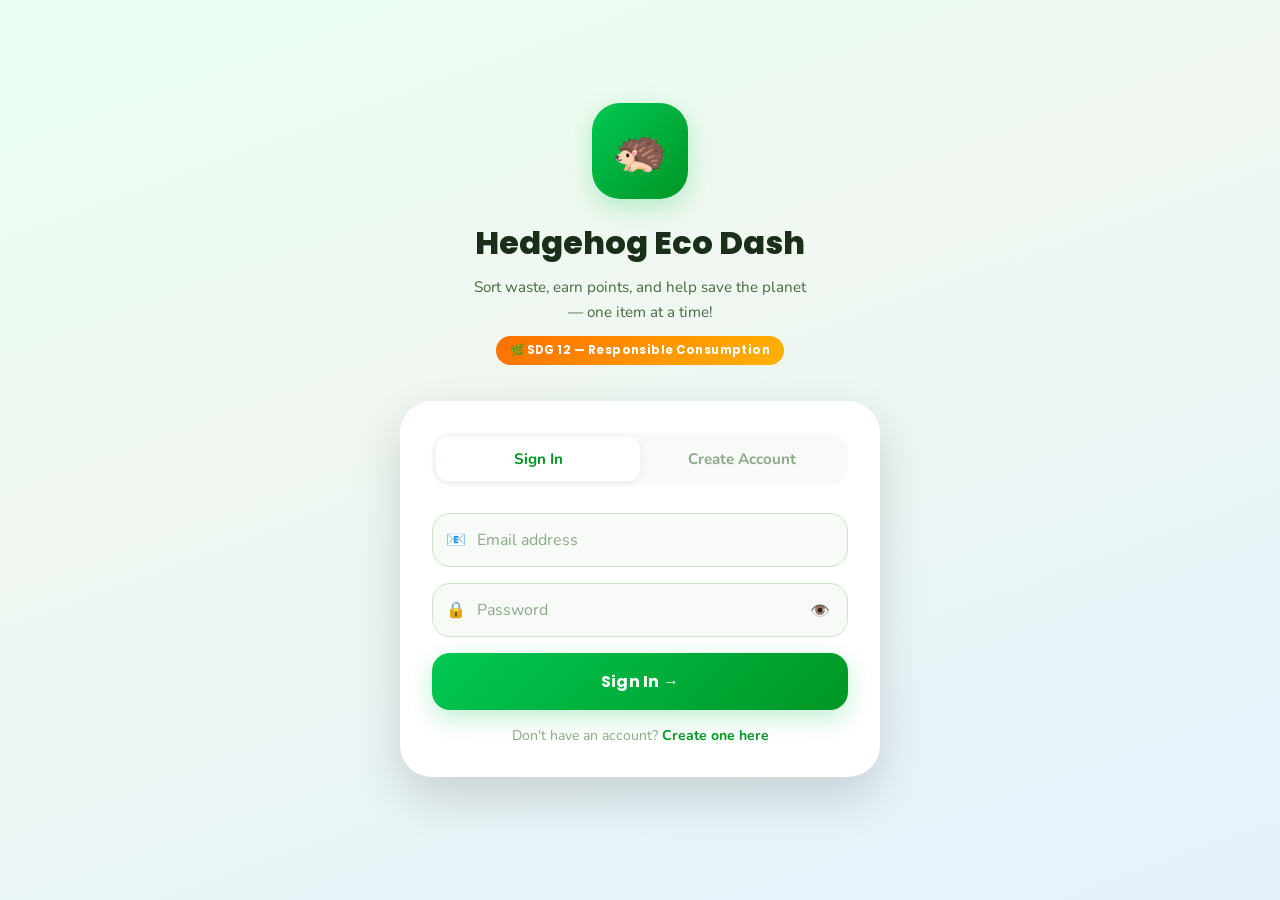
<file: index.html>
<!DOCTYPE html>
<html lang="en">
<head>
  <meta charset="UTF-8">
  <meta name="viewport" content="width=device-width, initial-scale=1.0">
  <title>Hedgehog Eco Dash — Welcome</title>
  <link rel="stylesheet" href="style.css">
</head>
<body>
<div class="app-shell">
  <div id="authScreen" class="screen active auth-screen">

    <div class="auth-hero">
      <div class="auth-logo">🦔</div>
      <h1>Hedgehog Eco Dash</h1>
      <p>Sort waste, earn points, and help save the planet — one item at a time!</p>
      <div class="sdg-badge">🌿 SDG 12 — Responsible Consumption</div>
    </div>

    <div class="auth-card">
      <div class="auth-tabs">
        <button class="auth-tab active" id="tabSignIn" onclick="switchTab('signin')">Sign In</button>
        <button class="auth-tab" id="tabSignUp" onclick="switchTab('signup')">Create Account</button>
      </div>

      <!-- Sign In Form -->
      <div id="signInForm" class="auth-form active">
        <div class="input-group">
          <span class="input-icon">📧</span>
          <input type="email" placeholder="Email address" id="signInEmail" autocomplete="email">
        </div>
        <div class="input-group">
          <span class="input-icon">🔒</span>
          <input type="password" placeholder="Password" id="signInPassword" autocomplete="current-password">
          <button type="button" class="eye-btn" onclick="togglePassword('signInPassword', this)">👁️</button>
        </div>
        <button class="btn-primary" onclick="handleSignIn()">Sign In →</button>
        <p class="auth-switch">Don't have an account? <a href="#" onclick="switchTab('signup'); return false;">Create one here</a></p>
      </div>

      <!-- Sign Up Form -->
      <div id="signUpForm" class="auth-form">
        <div class="input-group">
          <span class="input-icon">👤</span>
          <input type="text" placeholder="Full Name" id="signUpFullName" autocomplete="name">
        </div>
        <div class="input-group">
          <span class="input-icon">📧</span>
          <input type="email" placeholder="Email address" id="signUpEmail" autocomplete="email">
        </div>
        <div class="input-group">
          <span class="input-icon">🏷️</span>
          <input type="text" placeholder="Username" id="signUpUsername" autocomplete="username">
        </div>
        <div class="input-group">
          <span class="input-icon">🔒</span>
          <input type="password" placeholder="Password (min 6 chars)" id="signUpPassword" autocomplete="new-password">
          <button type="button" class="eye-btn" onclick="togglePassword('signUpPassword', this)">👁️</button>
        </div>
        <div class="input-group">
          <span class="input-icon">🔒</span>
          <input type="password" placeholder="Confirm Password" id="signUpConfirmPassword" autocomplete="new-password">
          <button type="button" class="eye-btn" onclick="togglePassword('signUpConfirmPassword', this)">👁️</button>
        </div>
        <button class="btn-primary" onclick="handleSignUp()">Create Account →</button>
        <p class="auth-switch">Already have an account? <a href="#" onclick="switchTab('signin'); return false;">Sign in here</a></p>
      </div>
    </div>
  </div>

  <div id="popupOverlay" class="overlay" onclick="closePopup(event)">
    <div class="overlay-card">
      <h3></h3>
      <p></p>
      <button class="overlay-close" onclick="closePopup(event)">Close</button>
    </div>
  </div>

  <div id="fb" class="feedback-toast"></div>
</div>

<script src="app.js"></script>
<script src="settings.js"></script>
<script src="user.js"></script>
<script>
  // Redirect if already logged in
  document.addEventListener('DOMContentLoaded', function() {
    if (UserManager.isLoggedIn()) {
      window.location.href = 'home.html';
    }
  });

  function switchTab(tab) {
    const isSignIn = tab === 'signin';
    document.getElementById('tabSignIn').classList.toggle('active', isSignIn);
    document.getElementById('tabSignUp').classList.toggle('active', !isSignIn);
    document.getElementById('signInForm').classList.toggle('active', isSignIn);
    document.getElementById('signUpForm').classList.toggle('active', !isSignIn);
  }

  function togglePassword(fieldId, btn) {
    const input = document.getElementById(fieldId);
    input.type = input.type === 'password' ? 'text' : 'password';
    btn.textContent = input.type === 'password' ? '👁️' : '👁️‍🗨️';
  }

  function handleSignIn() {
    const email = document.getElementById('signInEmail').value.trim();
    const password = document.getElementById('signInPassword').value.trim();
    if (!email || !password) {
      showPopup('Missing Info', 'Please enter your email and password to sign in.');
      return;
    }
    try {
      UserManager.signIn(email, password);
      window.location.href = 'home.html';
    } catch (error) {
      showPopup('Sign In Failed', error.message);
    }
  }

  function handleSignUp() {
    const fullName  = document.getElementById('signUpFullName').value.trim();
    const email     = document.getElementById('signUpEmail').value.trim();
    const username  = document.getElementById('signUpUsername').value.trim();
    const password  = document.getElementById('signUpPassword').value.trim();
    const confirm   = document.getElementById('signUpConfirmPassword').value.trim();

    if (!fullName || !email || !username || !password || !confirm) {
      showPopup('Missing Fields', 'Please fill in all fields to create your account.');
      return;
    }
    if (password !== confirm) {
      showPopup('Password Mismatch', 'Passwords do not match. Please try again.');
      return;
    }
    if (password.length < 6) {
      showPopup('Password Too Short', 'Password must be at least 6 characters long.');
      return;
    }
    if (!/^[a-zA-Z0-9_]+$/.test(username)) {
      showPopup('Invalid Username', 'Username can only contain letters, numbers, and underscores.');
      return;
    }
    try {
      UserManager.signUp(email, password, username, fullName);
      window.location.href = 'home.html';
    } catch (error) {
      showPopup('Sign Up Failed', error.message);
    }
  }
</script>
</body>
</html>
</file>
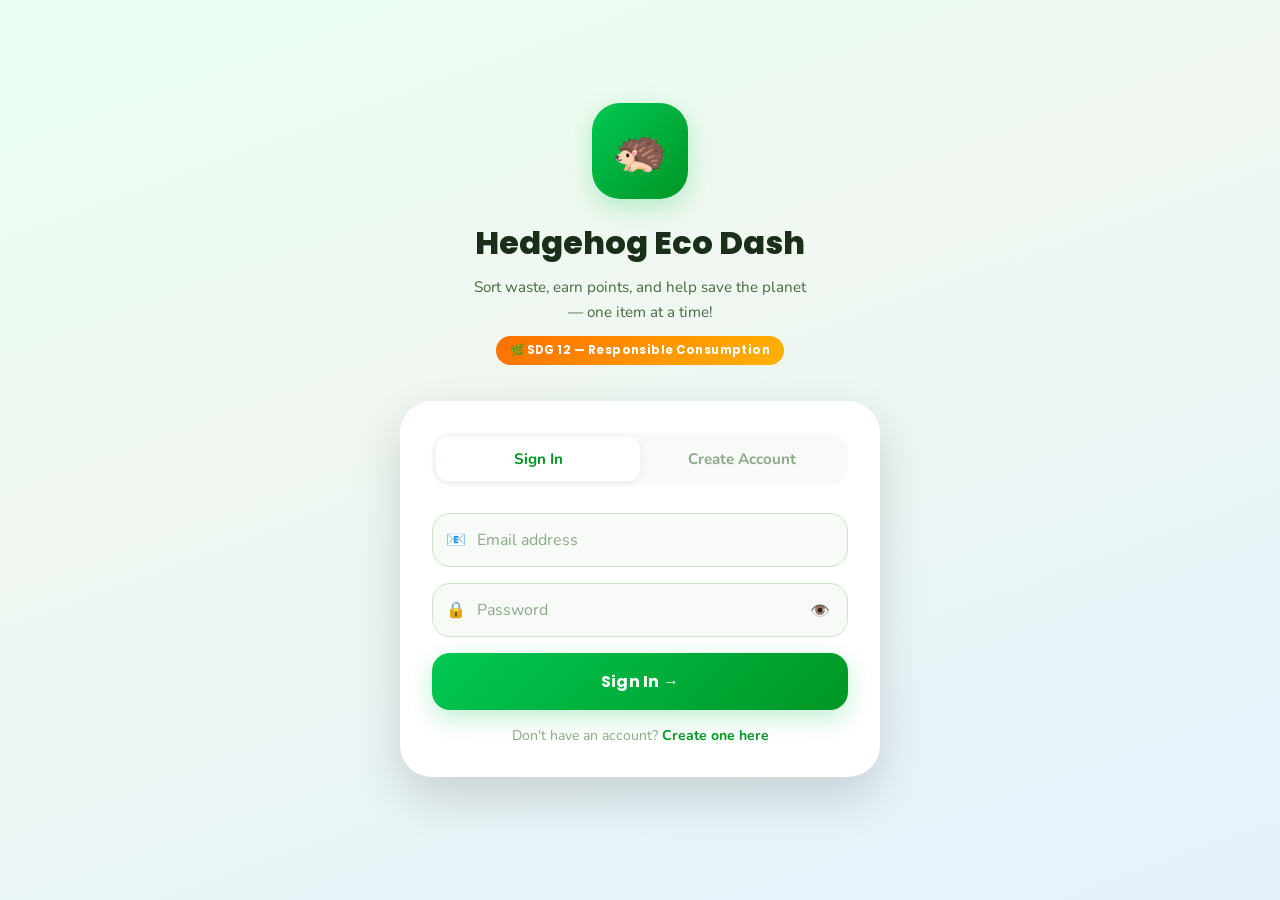
<file: gameplay.html>
<!DOCTYPE html>
<html lang="en">
<head>
  <meta charset="UTF-8">
  <meta name="viewport" content="width=device-width, initial-scale=1.0">
  <title>Hedgehog Eco Dash — Play</title>
  <link rel="stylesheet" href="style.css">
  <style>
    /* Styles unique to gameplay that aren't in style.css */
    #gameScreen { position: relative; }
    /* Hint button active state */
    #hintBtn:hover:not(:disabled) { background: #D1C4E9; transform: translateY(-1px); }
    #hintBtn:disabled { cursor: not-allowed; }
  </style>
</head>
<body>
<div class="app-shell">

  <div id="gameScreen" class="screen active" style="flex-direction:column;">

    <!-- Game Header -->
    <div class="game-header">
      <button class="icon-btn" onclick="confirmBack()" title="Back" style="flex-shrink:0;">←</button>
      <div class="game-stat-pill">
        <span class="pill-icon">⭐</span>
        <span id="score">0</span>
      </div>
      <div class="game-stat-pill game-timer-pill" id="timerPill">
        <span class="pill-icon">⏱</span>
        <span id="timer">30</span>s
      </div>
      <div class="lives-display" id="livesDisplay">
        <span class="life-icon" id="life1">❤️</span>
        <span class="life-icon" id="life2">❤️</span>
        <span class="life-icon" id="life3">❤️</span>
      </div>
      <div style="display:flex;gap:6px;">
        <button class="game-btn" id="pauseBtn" onclick="togglePause()">⏸ Pause</button>
        <button class="game-btn" id="soundBtn" onclick="toggleSound()">🔊</button>
      </div>
    </div>

    <!-- Timer progress track -->
    <div class="progress-track">
      <div class="progress-track-fill" id="timerTrack" style="width:100%"></div>
    </div>

    <!-- Combo bar -->
    <div class="combo-bar">
      <span class="combo-dot" id="cd1"></span>
      <span class="combo-dot" id="cd2"></span>
      <span class="combo-dot" id="cd3"></span>
      <span class="combo-dot" id="cd4"></span>
      <span class="combo-dot" id="cd5"></span>
      <span class="combo-label" id="comboLabel">Combo</span>
    </div>

    <!-- Game Area -->
    <div class="game-area" style="flex:1;display:flex;flex-direction:column;align-items:center;justify-content:center;gap:12px;padding-bottom:8px;">
      <div class="mascot-wrap">
        <div class="mascot-emoji" id="mascotEmoji">🦔</div>
      </div>
      <div class="item-card" id="itemCard">
        <span class="item-hint" id="itemCount">#1</span>
        <span class="item-emoji" id="displayEmoji">🍎</span>
        <div class="item-name" id="displayName">Apple Core</div>
        <div class="item-category-hint" id="categoryHint">Think about it...</div>
      </div>
      <button id="hintBtn" onclick="showHint()" style="
        padding:9px 26px; border-radius:999px; border:2px solid #7C4DFF;
        background:#EDE7F6; color:#7C4DFF; font-weight:800; font-size:0.84rem;
        cursor:pointer; font-family:'Poppins',sans-serif; letter-spacing:0.02em;
        transition:all 0.2s; box-shadow:0 2px 8px rgba(124,77,255,0.15);">💡 Hint</button>
    </div>

    <!-- Power-up floats over gameScreen (position:absolute on #gameScreen which is position:relative) -->
    <button class="power-up-btn" id="powerUpBtn" onclick="usePowerUp()" title="Skip Item">⚡</button>

    <!-- SDG tip bar -->
    <div class="sdg-tip-bar" id="sdgTipBar">🌿 SDG 12: Responsible Consumption — sort wisely!</div>

    <!-- Bins -->
    <div class="bins" style="padding:0 16px 16px;margin:0 auto;width:100%;max-width:520px;">
      <div class="bin bin-bio" onclick="check('BIO')">
        <span class="bin-icon">🌱</span>
        <span class="bin-label">Bio</span>
      </div>
      <div class="bin bin-recycle" onclick="check('RECYCLE')">
        <span class="bin-icon">♻️</span>
        <span class="bin-label">Recycle</span>
      </div>
      <div class="bin bin-non" onclick="check('NON')">
        <span class="bin-icon">🗑️</span>
        <span class="bin-label">Non-Bio</span>
      </div>
    </div>

    <!-- Pause overlay -->
    <div id="pauseOverlay" class="pause-overlay">
      <div class="pause-card">
        <div style="font-size:2.5rem;margin-bottom:12px;">⏸</div>
        <h3>Game Paused</h3>
        <p>Take a breath, eco warrior! 🌍</p>
        <button class="btn-primary" onclick="togglePause()">▶ Resume</button>
      </div>
    </div>
  </div>

  <!-- Game Over Popup -->
  <div id="popupOverlay" class="overlay" onclick="closePopup(event)">
    <div class="overlay-card" id="overlayCard">
      <h3></h3>
      <p></p>
      <button class="overlay-close" onclick="closePopup(event)">Close</button>
    </div>
  </div>

  <div id="fb" class="feedback-toast"></div>
</div>

<script src="app.js"></script>
<script src="settings.js"></script>
<script src="user.js"></script>
<script>
document.addEventListener('DOMContentLoaded', function() {
  if (!UserManager.isLoggedIn()) {
    window.location.href = 'index.html';
    return;
  }
  startGame();
});

// ── MASSIVE ITEM POOL ──────────────────────────────────────────────────────
const ALL_ITEMS = [
  // ── BIO ──────────────────────────────────────────────────────────────────
  { name:"Apple Core",         type:"BIO", emoji:"🍎"},
  { name:"Banana Peel",        type:"BIO", emoji:"🍌"},
  { name:"Orange Peel",        type:"BIO", emoji:"🍊"},
  { name:"Mango Skin",         type:"BIO", emoji:"🥭"},
  { name:"Pineapple Core",     type:"BIO", emoji:"🍍"},
  { name:"Strawberry Tops",    type:"BIO", emoji:"🍓"},
  { name:"Blueberry Stems",    type:"BIO", emoji:"🌿"},
  { name:"Watermelon Rind",    type:"BIO", emoji:"🍉"},
  { name:"Grape Stems",        type:"BIO", emoji:"🍇"},
  { name:"Peach Pit",          type:"BIO", emoji:"🍑"},
  { name:"Cherry Pits",        type:"BIO", emoji:"🍒"},
  { name:"Lemon Peel",         type:"BIO", emoji:"🍋"},
  { name:"Avocado Skin",       type:"BIO", emoji:"🥑"},
  { name:"Kiwi Skin",          type:"BIO", emoji:"🥝"},
  { name:"Carrot Tops",        type:"BIO", emoji:"🥕"},
  { name:"Lettuce Leaves",     type:"BIO", emoji:"🥬"},
  { name:"Spinach Stems",      type:"BIO", emoji:"🥬"},
  { name:"Potato Peels",       type:"BIO", emoji:"🥔"},
  { name:"Sweet Potato Skin",  type:"BIO", emoji:"🍠"},
  { name:"Onion Skins",        type:"BIO", emoji:"🧅"},
  { name:"Garlic Skin",        type:"BIO", emoji:"🧄"},
  { name:"Broccoli Stem",      type:"BIO", emoji:"🥦"},
  { name:"Cauliflower Leaves", type:"BIO", emoji:"🥦"},
  { name:"Celery Trimmings",   type:"BIO", emoji:"🥗"},
  { name:"Cucumber Ends",      type:"BIO", emoji:"🥒"},
  { name:"Bell Pepper Seeds",  type:"BIO", emoji:"🌱"},
  { name:"Corn Cob",           type:"BIO", emoji:"🌽"},
  { name:"Mushroom Stems",     type:"BIO", emoji:"🍄"},
  { name:"Tomato Scraps",      type:"BIO", emoji:"🍅"},
  { name:"Zucchini Ends",      type:"BIO", emoji:"🥒"},
  { name:"Eggshells",          type:"BIO", emoji:"🥚"},
  { name:"Coffee Grounds",     type:"BIO", emoji:"☕"},
  { name:"Tea Bags",           type:"BIO", emoji:"🍵"},
  { name:"Bread Crust",        type:"BIO", emoji:"🍞"},
  { name:"Stale Crackers",     type:"BIO", emoji:"🫙"},
  { name:"Cooked Rice",        type:"BIO", emoji:"🍚"},
  { name:"Cooked Pasta",       type:"BIO", emoji:"🍝"},
  { name:"Plain Oatmeal",      type:"BIO", emoji:"🥣"},
  { name:"Fish Bones",         type:"BIO", emoji:"🐟"},
  { name:"Nut Shells",         type:"BIO", emoji:"🥜"},
  { name:"Sunflower Shells",   type:"BIO", emoji:"🌻"},
  { name:"Dried Herbs",        type:"BIO", emoji:"🌿"},
  { name:"Wilted Flowers",     type:"BIO", emoji:"🌷"},
  { name:"Dead Leaves",        type:"BIO", emoji:"🍂"},
  { name:"Grass Clippings",    type:"BIO", emoji:"🌱"},
  { name:"Paper Napkin",       type:"BIO", emoji:"🧻"},
  { name:"Used Paper Towel",   type:"BIO", emoji:"🧻"},
  { name:"Wooden Chopsticks",  type:"BIO", emoji:"🥢"},
  { name:"Cork Stopper",       type:"BIO", emoji:"🍾"},
  { name:"Cotton Swab Tips",   type:"BIO", emoji:"🪥"},

  // ── RECYCLE ──────────────────────────────────────────────────────────────
  { name:"Plastic Bottle",     type:"RECYCLE", emoji:"🧴"},
  { name:"Plastic Cup",        type:"RECYCLE", emoji:"🥤"},
  { name:"Plastic Food Tray",  type:"RECYCLE", emoji:"🍱"},
  { name:"Shampoo Bottle",     type:"RECYCLE", emoji:"🧴"},
  { name:"Detergent Bottle",   type:"RECYCLE", emoji:"🧴"},
  { name:"Water Bottle",       type:"RECYCLE", emoji:"💧"},
  { name:"Juice Bottle",       type:"RECYCLE", emoji:"🧃"},
  { name:"Aluminum Can",       type:"RECYCLE", emoji:"🥫"},
  { name:"Steel Tin Can",      type:"RECYCLE", emoji:"🥫"},
  { name:"Aluminum Foil",      type:"RECYCLE", emoji:"🪙"},
  { name:"Metal Jar Lid",      type:"RECYCLE", emoji:"🫙"},
  { name:"Empty Paint Can",    type:"RECYCLE", emoji:"🪣"},
  { name:"Glass Jar",          type:"RECYCLE", emoji:"🫙"},
  { name:"Glass Bottle",       type:"RECYCLE", emoji:"🍾"},
  { name:"Glass Food Jar",     type:"RECYCLE", emoji:"🫙"},
  { name:"Broken Wine Glass",  type:"NON", emoji:"🍷"},
  { name:"Newspaper",          type:"RECYCLE", emoji:"📰"},
  { name:"Cardboard Box",      type:"RECYCLE", emoji:"📦"},
  { name:"Cereal Box",         type:"RECYCLE", emoji:"🥣"},
  { name:"Shoe Box",           type:"RECYCLE", emoji:"👟"},
  { name:"Egg Carton",         type:"RECYCLE", emoji:"🥚"},
  { name:"Paper Tube (TP)",    type:"RECYCLE", emoji:"🧻"},
  { name:"Magazine",           type:"RECYCLE", emoji:"📖"},
  { name:"Office Paper",       type:"RECYCLE", emoji:"📄"},
  { name:"Milk Carton",        type:"RECYCLE", emoji:"🥛"},
  { name:"Juice Carton",       type:"RECYCLE", emoji:"🧃"},
  { name:"Pizza Box (clean)",  type:"RECYCLE", emoji:"📦"},
  { name:"Battery",            type:"RECYCLE", emoji:"🔋"},
  { name:"Old Phone",          type:"RECYCLE", emoji:"📱"},
  { name:"Old Laptop",         type:"RECYCLE", emoji:"💻"},
  { name:"Printer Cartridge",  type:"RECYCLE", emoji:"🖨️"},
  { name:"Paper Bag",          type:"RECYCLE", emoji:"🛍️"},
  { name:"Cardboard Tube",     type:"RECYCLE", emoji:"📜"},
  { name:"Steel Wool (clean)", type:"RECYCLE", emoji:"🧹"},
  { name:"Clean Tin Foil",     type:"RECYCLE", emoji:"🪙"},

  // ── NON-BIO ──────────────────────────────────────────────────────────────
  { name:"Styrofoam Cup",      type:"NON", emoji:"☕"},
  { name:"Styrofoam Container",type:"NON", emoji:"🥡"},
  { name:"Plastic Bag",        type:"NON", emoji:"🛍️"},
  { name:"Cling Wrap",         type:"NON", emoji:"📦"},
  { name:"Bubble Wrap",        type:"NON", emoji:"📦"},
  { name:"Plastic Straw",      type:"NON", emoji:"🧋"},
  { name:"Plastic Cutlery",    type:"NON", emoji:"🍴"},
  { name:"Coffee Lid",         type:"NON", emoji:"☕"},
  { name:"Waxed Carton",       type:"NON", emoji:"📄"},
  { name:"Waxed Paper Cup",    type:"NON", emoji:"☕"},
  { name:"Chip Bag",           type:"NON", emoji:"🍟"},
  { name:"Candy Wrapper",      type:"NON", emoji:"🍬"},
  { name:"Juice Pouch",        type:"NON", emoji:"🧃"},
  { name:"Broken Ceramic",     type:"NON", emoji:"🏺"},
  { name:"Broken Pottery",     type:"NON", emoji:"🏛️"},
  { name:"Broken Mirror",      type:"NON", emoji:"🪞"},
  { name:"Window Glass (broken)",type:"NON",emoji:"🪟"},
  { name:"CFL Light Bulb",     type:"NON", emoji:"💡"},
  { name:"Fluorescent Tube",   type:"NON", emoji:"🔦"},
  { name:"Disposable Diaper",  type:"NON", emoji:"🧷"},
  { name:"Sanitary Pad",       type:"NON", emoji:"🩸"},
  { name:"Pizza Box (greasy)", type:"NON", emoji:"🍕"},
  { name:"Greasy Food Container",type:"NON",emoji:"🍲"},
  { name:"Soiled Paper Plate", type:"NON", emoji:"🍽️"},
  { name:"Rubber Gloves",      type:"NON", emoji:"🧤"},
  { name:"Rubber Band",        type:"NON", emoji:"🪢"},
  { name:"Old Rubber Hose",    type:"NON", emoji:"🚿"},
  { name:"Synthetic Sponge",   type:"NON", emoji:"🧽"},
  { name:"Tape / Scotch Tape", type:"NON", emoji:"📎"},
  { name:"Sticky Notes",       type:"NON", emoji:"📝"},
  { name:"Bandage / Band-Aid", type:"NON", emoji:"🩹"},
  { name:"Cotton Bud (plastic)",type:"NON",emoji:"🪥"},
  { name:"Old Toothbrush",     type:"NON", emoji:"🪥"},
  { name:"Disposable Razor",   type:"NON", emoji:"🪒"},
  { name:"Old Pen / Biro",     type:"NON", emoji:"🖊️"},
  { name:"CD / DVD Disc",      type:"NON", emoji:"💿"},
  { name:"Ceramic Mug (broken)",type:"NON",emoji:"☕"},
  { name:"Nylon Tights",       type:"NON", emoji:"🧵"},
  { name:"Expired Medicine",   type:"NON", emoji:"💊"},
  { name:"Nail Polish Bottle", type:"NON", emoji:"💅"},
  { name:"Used Cooking Oil",   type:"NON", emoji:"🫙"},
];

// Shuffle utility — Fisher-Yates
function shuffle(arr) {
  const a = [...arr];
  for (let i = a.length - 1; i > 0; i--) {
    const j = Math.floor(Math.random() * (i + 1));
    [a[i], a[j]] = [a[j], a[i]];
  }
  return a;
}

const SDG_TIPS = [
  "🌿 SDG 12: 1/3 of food is wasted globally. Composting bio waste helps!",
  "♻️ SDG 12: Recycling aluminum saves 95% of the energy vs. making new.",
  "🌱 SDG 12: Only 9% of all plastic ever made has been recycled.",
  "🌍 SDG 12: Proper sorting reduces landfill methane by up to 30%.",
  "💡 SDG 12: Sustainable choices today protect resources for tomorrow.",
  "🔋 SDG 12: E-waste grows 5% yearly — recycle electronics responsibly.",
  "🍕 SDG 12: Greasy pizza boxes contaminate cardboard recycling — sort right!",
  "☕ SDG 12: Coffee grounds enrich compost and reduce landfill gases.",
];

let score = 0, timeLeft = 30, maxTime = 30;
let currentItem = {}, gameTick = null, gameActive = false;
let isPaused = false;
let soundEnabled = true; // will be updated from settings on startGame
let totalItems = 0, correctAnswers = 0;
let itemTypeCount = { bio: 0, recycle: 0, non: 0 };
let lives = 3, comboCount = 0, maxCombo = 0;
let powerUpReady = false, powerUpsUsed = 0;
let tipIndex = 0;

// Shuffled queue — replenishes when exhausted
let itemQueue = [];

function getNextItem() {
  if (itemQueue.length === 0) itemQueue = shuffle(ALL_ITEMS);
  return itemQueue.pop();
}

function startGame() {
  isPaused = false; gameActive = true;
  score = 0; timeLeft = 30; lives = 3; comboCount = 0; maxCombo = 0;
  totalItems = 0; correctAnswers = 0; powerUpReady = false; powerUpsUsed = 0;
  itemTypeCount = { bio: 0, recycle: 0, non: 0 };
  itemQueue = shuffle(ALL_ITEMS);
  hintsUsed = 0;
  // Load sound preference from settings
  soundEnabled = SettingsManager.isSoundEnabled();
  document.getElementById('soundBtn').textContent = soundEnabled ? '🔊' : '🔇';

  document.getElementById('score').textContent = '0';
  document.getElementById('timer').textContent = '30';
  document.getElementById('timerPill').classList.remove('warning');
  updateLives();
  updateComboBar();
  nextItem();
  gameTick = setInterval(tick, 1000);
}

function tick() {
  timeLeft--;
  document.getElementById('timer').textContent = timeLeft;
  document.getElementById('timerTrack').style.width = (timeLeft / maxTime * 100) + '%';
  if (timeLeft <= 8) document.getElementById('timerPill').classList.add('warning');

  if (correctAnswers > 0 && correctAnswers % 7 === 0 && !powerUpReady) {
    powerUpReady = true;
    document.getElementById('powerUpBtn').classList.add('available');
    showFeedback('⚡ Power-Up Ready!', '#FF6F00');
  }

  if (timeLeft % 8 === 0) {
    tipIndex = (tipIndex + 1) % SDG_TIPS.length;
    document.getElementById('sdgTipBar').textContent = SDG_TIPS[tipIndex];
  }

  if (timeLeft <= 0) endGame();
}

function togglePause() {
  if (!gameActive) return;
  isPaused = !isPaused;
  if (isPaused) {
    clearInterval(gameTick); gameTick = null;
    document.getElementById('pauseOverlay').classList.add('active');
    document.getElementById('pauseBtn').textContent = '▶ Play';
  } else {
    document.getElementById('pauseOverlay').classList.remove('active');
    document.getElementById('pauseBtn').textContent = '⏸ Pause';
    gameTick = setInterval(tick, 1000);
  }
}

function toggleSound() {
  soundEnabled = !soundEnabled;
  document.getElementById('soundBtn').textContent = soundEnabled ? '🔊' : '🔇';
  SettingsManager.toggleSound(soundEnabled);
}

function check(choice) {
  if (!gameActive || isPaused) return;
  const card = document.getElementById('itemCard');

  if (choice === currentItem.type) {
    const points = 10 + (comboCount >= 3 ? 5 : 0);
    score += points; correctAnswers++;
    comboCount = Math.min(comboCount + 1, 5);
    if (comboCount > maxCombo) maxCombo = comboCount;

    document.getElementById('score').textContent = score;
    card.classList.add('correct');
    spawnScoreAnim('+' + points, '#00C853');
    showFeedback(comboCount >= 3 ? `🔥 ${comboCount}x Combo! +${points}` : `✓ Correct! +${points}`, '#00C853');
    playSound(comboCount >= 3 ? 'combo' : 'correct');

    if (currentItem.type === 'BIO') itemTypeCount.bio++;
    else if (currentItem.type === 'RECYCLE') itemTypeCount.recycle++;
    else itemTypeCount.non++;

    if (comboCount === 5) {
      timeLeft = Math.min(timeLeft + 3, maxTime);
      document.getElementById('timer').textContent = timeLeft;
      showFeedback('🔥 MEGA COMBO! +3s ⏱', '#FF6F00');
    }
  } else {
    lives--; comboCount = 0;
    card.classList.add('wrong');
    spawnScoreAnim('✗', '#F44336');
    showFeedback('✗ Wrong Bin!', '#F44336');
    playSound('wrong');
    updateLives();
    if (lives <= 0) { setTimeout(endGame, 400); return; }
  }

  updateComboBar();
  setTimeout(() => { card.classList.remove('correct', 'wrong'); nextItem(); }, 350);
}

function nextItem() {
  currentItem = getNextItem();
  document.getElementById('displayName').textContent = currentItem.name;
  document.getElementById('displayEmoji').textContent = currentItem.emoji;
  document.getElementById('categoryHint').textContent = currentItem.hint;
  document.getElementById('itemCount').textContent = `#${++totalItems}`;
}

function updateLives() {
  ['life1','life2','life3'].forEach((id, i) => {
    document.getElementById(id).classList.toggle('lost', i >= lives);
  });
}

function updateComboBar() {
  for (let i = 1; i <= 5; i++) {
    const dot = document.getElementById('cd' + i);
    dot.classList.remove('filled', 'max');
    if (i <= comboCount) dot.classList.add(comboCount === 5 ? 'max' : 'filled');
  }
  const label = document.getElementById('comboLabel');
  label.textContent = comboCount >= 3 ? `🔥 ${comboCount}x Combo!` : 'Combo';
  label.classList.toggle('hot', comboCount >= 3);
}

let hintsUsed = 0;

function showHint() {
  if (!gameActive || isPaused) return;
  playSound('hint');
  hintsUsed++;
  const hintBtn = document.getElementById('hintBtn');
  hintBtn.disabled = true;
  hintBtn.style.opacity = '0.45';

  // Build a vague hint — describes the category type without naming the bin
  const hints = {
    BIO: [
      "🤔 Think: was this once alive? Does it break down naturally in soil?",
      "🌿 Consider: can nature decompose this on its own over weeks?",
      "🪱 Ask yourself: would a worm be happy eating this?",
    ],
    RECYCLE: [
      "🤔 Think: is this made of a single clean material like glass, metal, or paper?",
      "♻️ Consider: could this material be melted or pulped and made into something new?",
      "🔍 Ask yourself: is there a recycling symbol on it? Is it clean and dry?",
    ],
    NON: [
      "🤔 Think: is it a mix of materials that can't be separated easily?",
      "🚫 Consider: is it coated, greasy, synthetic, or a safety/hygiene item?",
      "🗑️ Ask yourself: would contaminating other waste streams be a risk?",
    ]
  };
  const pool = hints[currentItem.type];
  const msg = pool[hintsUsed % pool.length];

  showFeedback('💡 See hint below ↓', '#7C4DFF');

  // Show in a small tip bar update
  const tipBar = document.getElementById('sdgTipBar');
  const prev = tipBar.textContent;
  tipBar.style.color = '#7C4DFF';
  tipBar.textContent = msg;
  setTimeout(() => {
    tipBar.style.color = '';
    tipBar.textContent = prev;
    hintBtn.disabled = false;
    hintBtn.style.opacity = '1';
  }, 4000);
}

function usePowerUp() {
  if (!powerUpReady || !gameActive) return;
  powerUpReady = false; powerUpsUsed++;
  document.getElementById('powerUpBtn').classList.remove('available');
  showFeedback('⚡ Item Skipped!', '#FF6F00');
  playSound('powerup');
  nextItem();
}

function confirmBack() {
  if (!gameActive || isPaused) { window.location.href = 'home.html'; return; }
  if (confirm('Leave the game? Your progress will be lost.')) {
    clearInterval(gameTick);
    window.location.href = 'home.html';
  }
}

function endGame() {
  if (!gameActive) return;
  gameActive = false;
  clearInterval(gameTick); gameTick = null;
  document.getElementById('pauseOverlay').classList.remove('active');
  playSound('end');

  UserManager.addScore(score, correctAnswers, totalItems, itemTypeCount);
  const profile = UserManager.getProfileSummary();
  const accuracy = totalItems > 0 ? Math.round((correctAnswers / totalItems) * 100) : 0;

  const gradeEmoji = accuracy >= 90 ? '🏆' : accuracy >= 70 ? '⭐' : accuracy >= 50 ? '🌱' : '💪';
  const grade = accuracy >= 90 ? 'Eco Master!' : accuracy >= 70 ? 'Great Job!' : accuracy >= 50 ? 'Keep Going!' : 'Practice More!';

  const overlay = document.getElementById('popupOverlay');
  const card = document.getElementById('overlayCard');
  card.innerHTML = `
    <div class="game-over-card">
      <div class="go-emoji">${gradeEmoji}</div>
      <h3>Game Over — ${grade}</h3>
      <div class="go-score">${score}</div>
      <div class="go-label">points earned</div>
      <div class="go-stats">
        <div class="go-stat"><div class="val">${correctAnswers}</div><div class="lbl">Correct</div></div>
        <div class="go-stat"><div class="val">${accuracy}%</div><div class="lbl">Accuracy</div></div>
        <div class="go-stat"><div class="val">${maxCombo}x</div><div class="lbl">Best Combo</div></div>
      </div>
      <div style="background:var(--green-light);border-radius:12px;padding:12px 14px;margin-bottom:16px;font-size:0.84rem;color:var(--green-dark);">
        🌍 SDG 12: You correctly sorted <strong>${correctAnswers}</strong> items — helping reduce waste and promote Responsible Consumption!
      </div>
      <div style="margin-bottom:14px;font-size:0.82rem;color:var(--text-muted);">
        Level ${profile.level} · ${profile.points.toLocaleString()} total points
      </div>
      <div class="go-buttons">
        <button class="btn-primary" onclick="restartGame()">Play Again 🎮</button>
        <button class="go-secondary" onclick="window.location.href='home.html'">Back to Home</button>
      </div>
    </div>
  `;
  overlay.classList.add('active');
}

function restartGame() {
  document.getElementById('popupOverlay').classList.remove('active');
  startGame();
}

function spawnScoreAnim(text, color) {
  const el = document.createElement('div');
  el.className = 'score-anim';
  el.textContent = text;
  el.style.color = color;
  el.style.left = (Math.random() * 40 + 30) + '%';
  el.style.top = '40%';
  document.body.appendChild(el);
  setTimeout(() => el.remove(), 900);
}

function showFeedback(msg, color) {
  const fb = document.getElementById('fb');
  fb.textContent = msg;
  fb.style.background = color;
  fb.classList.add('show');
  setTimeout(() => fb.classList.remove('show'), 1200);
}

function playSound(type) {
  if (!soundEnabled) return;
  try {
    const ctx = new (window.AudioContext || window.webkitAudioContext)();

    function playNote(freq, startTime, duration, gainVal, waveType, freqEnd) {
      const osc = ctx.createOscillator();
      const gain = ctx.createGain();
      osc.connect(gain); gain.connect(ctx.destination);
      osc.type = waveType || 'sine';
      osc.frequency.setValueAtTime(freq, startTime);
      if (freqEnd) osc.frequency.exponentialRampToValueAtTime(freqEnd, startTime + duration);
      gain.gain.setValueAtTime(gainVal, startTime);
      gain.gain.exponentialRampToValueAtTime(0.001, startTime + duration);
      osc.start(startTime); osc.stop(startTime + duration);
    }

    const t = ctx.currentTime;

    if (type === 'correct') {
      // Happy ascending chime ✨
      playNote(523, t,       0.1,  0.12, 'triangle');
      playNote(659, t+0.08,  0.1,  0.12, 'triangle');
      playNote(784, t+0.16,  0.18, 0.12, 'triangle');
      playNote(1047,t+0.24,  0.22, 0.10, 'sine');
    } else if (type === 'combo') {
      // Sizzling combo fanfare 🔥
      playNote(392, t,       0.08, 0.10, 'square');
      playNote(523, t+0.07,  0.08, 0.10, 'square');
      playNote(659, t+0.14,  0.08, 0.10, 'square');
      playNote(784, t+0.21,  0.08, 0.10, 'square');
      playNote(1047,t+0.28,  0.25, 0.12, 'triangle');
    } else if (type === 'wrong') {
      // Buzzy descending bwoop ❌
      playNote(300, t,       0.05, 0.10, 'sawtooth', 200);
      playNote(200, t+0.07,  0.05, 0.10, 'sawtooth', 130);
      playNote(130, t+0.14,  0.15, 0.09, 'sawtooth', 80);
    } else if (type === 'end') {
      // Game-over melody 🎺
      playNote(523, t,       0.15, 0.10, 'triangle');
      playNote(494, t+0.18,  0.15, 0.10, 'triangle');
      playNote(440, t+0.36,  0.15, 0.10, 'triangle');
      playNote(392, t+0.54,  0.40, 0.12, 'sine');
    } else if (type === 'powerup') {
      // Power-up sparkle ⚡
      playNote(784, t,       0.07, 0.10, 'sine');
      playNote(988, t+0.06,  0.07, 0.10, 'sine');
      playNote(1175,t+0.12,  0.07, 0.10, 'sine');
      playNote(1568,t+0.18,  0.20, 0.12, 'triangle');
    } else if (type === 'hint') {
      // Soft thinking ping 💭
      playNote(660, t,       0.12, 0.07, 'sine');
      playNote(880, t+0.15,  0.18, 0.06, 'sine');
    }

    setTimeout(() => { if (ctx.state !== 'closed') ctx.close(); }, 1200);
  } catch(e) {}
}
</script>
</body>
</html>
</file>
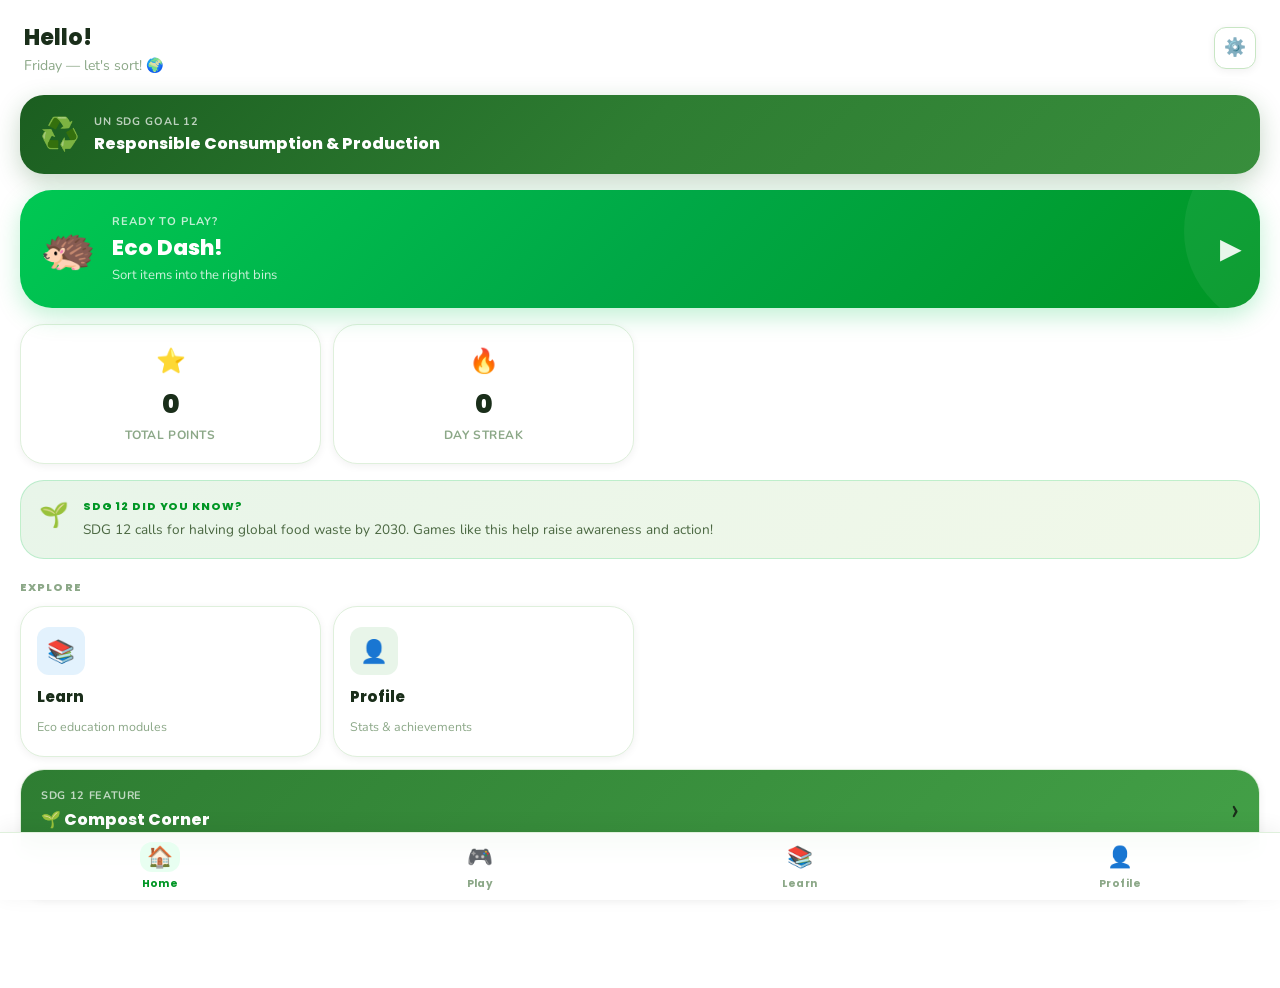
<file: home.html>
<!DOCTYPE html>
<html lang="en">
<head>
  <meta charset="UTF-8">
  <meta name="viewport" content="width=device-width, initial-scale=1.0">
  <title>Hedgehog Eco Dash — Home</title>
  <link rel="stylesheet" href="style.css">
</head>
<body>
<div class="app-shell">

  <div id="dashboardScreen" class="screen active">

    <!-- Welcome Banner (shown once per session after login) -->
    <div id="welcomeBanner" style="
      display:none; align-items:center; gap:12px;
      background:linear-gradient(135deg,#00C853,#009624);
      color:#fff; padding:14px 20px; border-radius:0 0 18px 18px;
      box-shadow:0 4px 16px rgba(0,200,83,0.3);
      font-family:'Poppins',sans-serif; position:relative; z-index:10;">
      <div style="font-size:2rem;">🦔</div>
      <div>
        <div style="font-weight:800;font-size:1.05rem;">Welcome, <span id="welcomeName">Eco Friend</span>!</div>
        <div style="font-size:0.8rem;opacity:0.9;">Welcome to Hedgehog Eco Dash 🌍</div>
      </div>
    </div>

    <!-- Page header -->
    <div class="page-header">
      <div class="greeting-block">
        <h2 id="homeUsername">Hello!</h2>
        <p id="homeDate">Let's sort some waste today 🌍</p>
      </div>
      <button class="icon-btn" onclick="window.location.href='settings.html'" title="Settings">⚙️</button>
    </div>

    <!-- SDG 12 Banner -->
    <div class="sdg-banner">
      <div class="sdg-icon">♻️</div>
      <div class="sdg-text">
        <div class="sdg-label">UN SDG Goal 12</div>
        <div class="sdg-title">Responsible Consumption & Production</div>
      </div>
    </div>

    <!-- Play Card -->
    <a class="hero-play" href="gameplay.html">
      <div class="play-mascot">🦔</div>
      <div class="play-text">
        <div class="play-label">Ready to play?</div>
        <h3>Eco Dash!</h3>
        <p>Sort items into the right bins</p>
      </div>
      <div class="play-arrow">▶</div>
    </a>

    <!-- Stats row -->
    <div class="stats-row">
      <div class="stat-card">
        <div class="stat-icon">⭐</div>
        <div class="stat-value" id="homePoints">0</div>
        <div class="stat-label">Total Points</div>
      </div>
      <div class="stat-card">
        <div class="stat-icon">🔥</div>
        <div class="stat-value" id="homeStreakDays">0</div>
        <div class="stat-label">Day Streak</div>
      </div>
    </div>

    <!-- SDG Fact -->
    <div class="sdg-fact-card">
      <div class="fact-icon">🌱</div>
      <div>
        <div class="fact-label">SDG 12 Did You Know?</div>
        <div class="fact-text" id="sdgFact">Loading today's eco fact...</div>
      </div>
    </div>

    <!-- Quick Actions -->
    <div class="section-label">Explore</div>
    <div class="quick-actions">
      <a class="qa-card" href="learn.html">
        <div class="qa-icon" style="background:#E3F2FD;">📚</div>
        <div class="qa-title">Learn</div>
        <div class="qa-sub">Eco education modules</div>
      </a>
      <a class="qa-card" href="profile.html">
        <div class="qa-icon" style="background:#E8F5E9;">👤</div>
        <div class="qa-title">Profile</div>
        <div class="qa-sub">Stats & achievements</div>
      </a>
    </div>

    <!-- Compost Corner teaser -->
    <div class="compost-card" onclick="showCompostTip()">
      <div class="compost-card-top">
        <div class="cc-left">
          <div class="cc-label">SDG 12 Feature</div>
          <div class="cc-title">🌱 Compost Corner</div>
        </div>
        <div class="cc-icon">›</div>
      </div>
      <div class="compost-card-bottom">
        <p>Turn your food scraps into garden gold. Tap to learn how!</p>
      </div>
    </div>

    <div class="scroll-spacer"></div>
  </div>

  <!-- Bottom Nav -->
  <nav class="bottom-nav">
    <button class="nav-item active" onclick="window.location.href='home.html'">
      <div class="nav-icon-wrap">🏠</div>
      <span class="nav-label">Home</span>
    </button>
    <button class="nav-item" onclick="window.location.href='gameplay.html'">
      <div class="nav-icon-wrap">🎮</div>
      <span class="nav-label">Play</span>
    </button>
    <button class="nav-item" onclick="window.location.href='learn.html'">
      <div class="nav-icon-wrap">📚</div>
      <span class="nav-label">Learn</span>
    </button>
    <button class="nav-item" onclick="window.location.href='profile.html'">
      <div class="nav-icon-wrap">👤</div>
      <span class="nav-label">Profile</span>
    </button>
  </nav>

  <div id="popupOverlay" class="overlay" onclick="closePopup(event)">
    <div class="overlay-card">
      <h3></h3>
      <p></p>
      <button class="overlay-close" onclick="closePopup(event)">Close</button>
    </div>
  </div>

  <div id="fb" class="feedback-toast"></div>
</div>

<script src="app.js"></script>
<script src="settings.js"></script>
<script src="user.js"></script>
<script>
  const SDG_FACTS = [
    "One-third of all food produced globally is wasted each year — that's 1.3 billion tonnes! Proper sorting helps reduce this.",
    "Recycling one aluminum can saves enough energy to power a TV for 3 hours. Your sorting makes a real difference!",
    "The average person generates about 4.4 lbs of trash per day. Knowing where it goes matters for SDG 12.",
    "Composting food scraps can reduce household waste by up to 30% and enrich the soil naturally.",
    "Plastic takes up to 500 years to decompose. Recycling and reducing use is key to Responsible Consumption.",
    "SDG 12 calls for halving global food waste by 2030. Games like this help raise awareness and action!",
    "Glass can be recycled endlessly without loss of quality or purity — always sort it right!",
    "If the world's population shifts to sustainable consumption, we can reduce global emissions by up to 70%.",
  ];

  function showCompostTip() {
    showPopup('🌱 Compost Corner — SDG 12', 'Composting is one of the most powerful actions you can take for Responsible Consumption (SDG 12)!<br><br><strong>✅ What to compost:</strong><br>• Fruit & vegetable scraps<br>• Coffee grounds & tea bags<br>• Eggshells & nutshells<br>• Paper towels & cardboard<br>• Yard waste & leaves<br><br><strong>❌ What NOT to compost:</strong><br>• Meat, fish & dairy<br>• Oily or greasy foods<br>• Pet waste<br>• Plastics or synthetics<br><br><strong>🌍 Why it matters:</strong><br>Composting reduces methane from landfills by 30%, creates natural fertilizer, and contributes directly to SDG Goal 12 — Responsible Consumption & Production.<br><br>Start small with a countertop bin today!');
  }

  document.addEventListener('DOMContentLoaded', function() {
    // Check if coming from sign-up with user data
    const params = new URLSearchParams(window.location.search);
    const signupData = params.get('signup');
    
    if (signupData) {
      try {
        const userData = JSON.parse(decodeURIComponent(signupData));
        // Set the user as logged in using the signup data
        UserManager.setCurrentUser(userData.email);
        // Clean up URL
        window.history.replaceState({}, document.title, 'home.html');
      } catch (e) {
        console.log('Could not parse signup data');
      }
    }

    // Load home - don't redirect if not logged in since storage may not work
    // Instead, just load with current user or empty state
    updateHome();

    const fact = SDG_FACTS[new Date().getDay() % SDG_FACTS.length];
    document.getElementById('sdgFact').textContent = fact;

    const days = ['Sunday','Monday','Tuesday','Wednesday','Thursday','Friday','Saturday'];
    const now = new Date();
    document.getElementById('homeDate').textContent = `${days[now.getDay()]} — let's sort! 🌍`;
  });

  document.addEventListener('visibilitychange', function() {
    if (document.visibilityState === 'visible') updateHome();
  });

  function updateHome() {
    const user = UserManager.getUser();
    const profile = UserManager.getProfileSummary();
    const streak = UserManager.getStreakData();
    if (!user) return;
    document.getElementById('homeUsername').textContent = `Hello, ${user.username || 'Eco Friend'}! 👋`;
    document.getElementById('homeStreakDays').textContent = streak.currentStreak || 0;
    document.getElementById('homePoints').textContent = (profile.points || 0).toLocaleString();

    // Show welcome banner only once per session
    if (!sessionStorage.getItem('welcomeShown')) {
      sessionStorage.setItem('welcomeShown', '1');
      const banner = document.getElementById('welcomeBanner');
      if (banner) {
        banner.style.display = 'flex';
        banner.querySelector('#welcomeName').textContent = user.username || user.fullName || 'Eco Friend';
        setTimeout(() => {
          banner.style.opacity = '0';
          banner.style.transition = 'opacity 0.6s';
          setTimeout(() => banner.style.display = 'none', 700);
        }, 3500);
      }
    }
  }
</script>
</body>
</html>
</file>
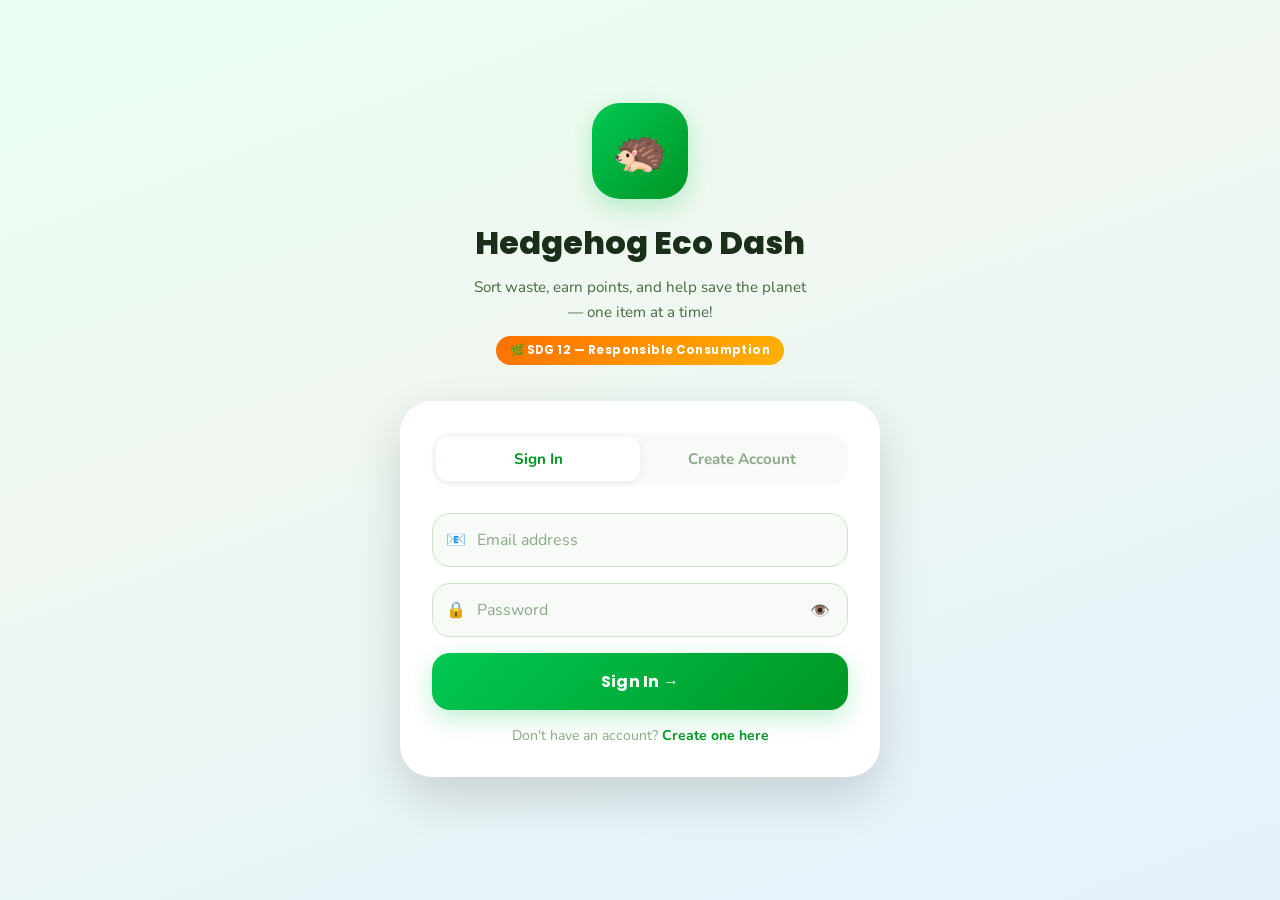
<file: learn.html>
<!DOCTYPE html>
<html lang="en">
<head>
  <meta charset="UTF-8">
  <meta name="viewport" content="width=device-width, initial-scale=1.0">
  <title>Hedgehog Eco Dash — Learn</title>
  <link rel="stylesheet" href="style.css">
</head>
<body>
<div class="app-shell">


  <div id="learnScreen" class="screen active" style="padding-bottom:80px;">
    <div class="inner-header">
      <button class="icon-btn" onclick="window.history.back()">←</button>
      <h2>Learn</h2>
      <button class="icon-btn" onclick="window.location.href='settings.html'">⚙️</button>
    </div>

    <div style="padding: 16px; display: flex; flex-direction: column; gap: 16px;">

      <!-- SDG 12 Highlight -->
      <div class="sdg-highlight">
        <div class="sdg-number">🌐 UN Sustainable Development Goal 12</div>
        <div class="sdg-hl-title">Responsible Consumption & Production</div>
        <div class="sdg-hl-text">By 2030, the UN aims to halve global food waste, achieve sustainable management of natural resources, and reduce waste through prevention, reduction, recycling, and reuse. Every item you sort correctly moves us closer to this goal.</div>
      </div>

      <!-- Modules -->
      <div class="section-label">Educational Modules</div>
      <div class="module-grid">
        <div class="module-card">
          <div class="module-thumb" style="background:linear-gradient(135deg,#E3F2FD,#BBDEFB);">♻️</div>
          <div class="module-body">
            <div class="module-title">Recycling Basics</div>
            <div class="module-sub">Learn the fundamentals of recycling and common recyclable materials.</div>
          </div>
          <button class="explore-btn" onclick="openModule('recycling')">Explore →</button>
        </div>

        <div class="module-card">
          <div class="module-thumb" style="background:linear-gradient(135deg,#E8F5E9,#C8E6C9);">🌱</div>
          <div class="module-body">
            <div class="module-title">Compost Care</div>
            <div class="module-sub">Master how to compost food scraps, yard waste, and paper towels.</div>
          </div>
          <button class="explore-btn" onclick="openModule('compost')">Explore →</button>
        </div>

        <div class="module-card">
          <div class="module-thumb" style="background:linear-gradient(135deg,#FFF3E0,#FFE0B2);">🗑️</div>
          <div class="module-body">
            <div class="module-title">Non-Bio Waste</div>
            <div class="module-sub">Understand which materials cannot be composted or recycled.</div>
          </div>
          <button class="explore-btn" onclick="openModule('nonbio')">Explore →</button>
        </div>

        <div class="module-card">
          <div class="module-thumb" style="background:linear-gradient(135deg,#FCE4EC,#F8BBD0);">🌍</div>
          <div class="module-body">
            <div class="module-title">SDG 12 Impact</div>
            <div class="module-sub">How your daily waste choices connect to global sustainability goals.</div>
          </div>
          <button class="explore-btn" onclick="openModule('sdg12')">Explore →</button>
        </div>
      </div>

      <!-- Quick Tips -->
      <div class="section-label">Quick Eco Tips</div>
      <div class="tip-list">
        <div class="tip-item">
          <div class="tip-emoji">✅</div>
          <div class="tip-content">
            <div class="tip-title">Rinse Before Recycling</div>
            <div class="tip-text">Always rinse containers to remove food residue before placing them in the recycle bin. Contaminated recyclables can ruin an entire batch.</div>
          </div>
        </div>
        <div class="tip-item">
          <div class="tip-emoji">🌱</div>
          <div class="tip-content">
            <div class="tip-title">Compost Food Scraps</div>
            <div class="tip-text">Fruit peels, vegetable scraps, coffee grounds, and eggshells all belong in the bio bin — they create nutrient-rich compost for plants.</div>
          </div>
        </div>
        <div class="tip-item">
          <div class="tip-emoji">🚫</div>
          <div class="tip-content">
            <div class="tip-title">Pizza Boxes ≠ Recyclable</div>
            <div class="tip-text">Greasy pizza boxes contaminate cardboard recycling. If the top is clean, recycle it; the greasy bottom goes in the non-bio bin.</div>
          </div>
        </div>
        <div class="tip-item">
          <div class="tip-emoji">🔋</div>
          <div class="tip-content">
            <div class="tip-title">Batteries Need Special Care</div>
            <div class="tip-text">Never throw batteries in the trash! They contain toxic chemicals. Most hardware stores have special battery recycling drop-off points.</div>
          </div>
        </div>
        <div class="tip-item">
          <div class="tip-emoji">♻️</div>
          <div class="tip-content">
            <div class="tip-title">Check the Recycling Symbol</div>
            <div class="tip-text">Not all plastics are equal. Look for the number inside the recycling triangle — #1 and #2 are most widely accepted at recycling centers.</div>
          </div>
        </div>
      </div>

      <!-- SDG 12 Fact -->
      <div class="sdg-fact-card">
        <div class="fact-icon">📊</div>
        <div>
          <div class="fact-label">SDG 12 Global Target</div>
          <div class="fact-text">By 2030, achieve sustainable management and efficient use of natural resources (Target 12.2). Proper waste sorting is one of the most direct actions you can take today.</div>
        </div>
      </div>
    </div>
  </div>

  <nav class="bottom-nav">
    <button class="nav-item" onclick="window.location.href='home.html'">
      <div class="nav-icon-wrap">🏠</div>
      <span class="nav-label">Home</span>
    </button>
    <button class="nav-item" onclick="window.location.href='gameplay.html'">
      <div class="nav-icon-wrap">🎮</div>
      <span class="nav-label">Play</span>
    </button>
    <button class="nav-item active" onclick="window.location.href='learn.html'">
      <div class="nav-icon-wrap">📚</div>
      <span class="nav-label">Learn</span>
    </button>
    <button class="nav-item" onclick="window.location.href='profile.html'">
      <div class="nav-icon-wrap">👤</div>
      <span class="nav-label">Profile</span>
    </button>
  </nav>

  <div id="popupOverlay" class="overlay" onclick="closePopup(event)">
    <div class="overlay-card">
      <h3></h3>
      <p></p>
      <button class="overlay-close" onclick="closePopup(event)">Close</button>
    </div>
  </div>

  <div id="fb" class="feedback-toast"></div>
</div>

<script src="app.js"></script>
<script src="settings.js"></script>
<script src="user.js"></script>
<script>
document.addEventListener('DOMContentLoaded', function() {
  if (!UserManager.isLoggedIn()) {
    window.location.href = 'index.html';
  }
});

const modules = {
  recycling: {
    title: '♻️ Recycling Basics',
    content: `<strong>SDG 12 Connection:</strong> Recycling supports Responsible Consumption by giving materials a second life and reducing resource extraction.<br><br>
<strong>✅ Common Recyclables:</strong><br>
• Paper & cardboard (clean/dry)<br>
• Plastics #1 & #2 (bottles, containers)<br>
• Glass jars & bottles<br>
• Metals: cans, foil, tins<br>
• Milk cartons & tetra paks<br><br>
<strong>🚫 Not Recyclable:</strong><br>
• Greasy or food-soiled items<br>
• Plastic bags & film<br>
• Styrofoam<br>
• Mixed-material packaging<br><br>
<strong>💡 Pro Tips:</strong><br>
• Rinse before recycling<br>
• Flatten cardboard boxes<br>
• Remove caps from bottles<br>
• Check local guidelines — they vary!<br><br>
Recycling one ton of paper saves 17 trees, 7,000 gallons of water, and significantly reduces greenhouse gas emissions.`
  },
  compost: {
    title: '🌱 Compost Care',
    content: `<strong>SDG 12 Connection:</strong> Composting turns food waste into soil gold — directly reducing landfill methane and creating a circular resource loop.<br><br>
<strong>✅ What to Compost (Bio Bin):</strong><br>
• Fruit & vegetable scraps<br>
• Coffee grounds & tea bags<br>
• Eggshells & nutshells<br>
• Bread, rice, pasta (plain)<br>
• Yard waste, leaves, grass<br>
• Paper towels & napkins<br><br>
<strong>🚫 Do NOT Compost:</strong><br>
• Meat, fish & dairy<br>
• Oily or greasy foods<br>
• Pet waste<br>
• Plastics or synthetics<br>
• Diseased plants<br><br>
<strong>🌍 How to Start:</strong><br>
1. Get a small countertop bin<br>
2. Layer green (wet) + brown (dry) materials<br>
3. Keep it moist — not soggy<br>
4. Turn weekly for aeration<br>
5. Ready compost in 2–3 months!<br><br>
Composting reduces household waste by up to 30% and eliminates the need for chemical fertilizers.`
  },
  nonbio: {
    title: '🗑️ Non-Bio (Residual) Waste',
    content: `<strong>SDG 12 Connection:</strong> Understanding what goes in the non-bio bin reduces contamination of recyclable and compostable streams.<br><br>
<strong>What goes in Non-Bio:</strong><br>
• Styrofoam & polystyrene<br>
• Plastic bags & film<br>
• Waxed or coated paper<br>
• Ceramics & broken pottery<br>
• Mirrors & window glass<br>
• CFL & fluorescent bulbs<br>
• Diapers & sanitary products<br>
• Greasy food packaging<br>
• Mixed-material composites<br>
• Rubber & synthetic materials<br><br>
<strong>⚠️ Special Disposal:</strong><br>
• Batteries → special recycling point<br>
• Electronics → e-waste centers<br>
• Medicines → pharmacy drop-off<br>
• Chemicals → hazardous waste<br><br>
<strong>💡 Reduce First:</strong><br>
The best non-bio waste is waste you never created. Choose reusables and products with less packaging whenever possible — that's SDG 12 in action!`
  },
  sdg12: {
    title: '🌍 SDG 12 — Responsible Consumption',
    content: `<strong>What is SDG 12?</strong><br>
The United Nations Sustainable Development Goal 12 calls on all countries and citizens to ensure sustainable consumption and production patterns.<br><br>
<strong>Key Targets by 2030:</strong><br>
• Halve global food waste (Target 12.3)<br>
• Achieve sustainable management of natural resources (12.2)<br>
• Reduce waste through prevention, reduction, recycling & reuse (12.5)<br>
• Adopt sustainable practices in business & government (12.6)<br><br>
<strong>Why It Matters:</strong><br>
• 1.3 billion tonnes of food are wasted annually<br>
• Only 9% of all plastic ever made has been recycled<br>
• Sustainable production could reduce global CO₂ by 70%<br>
• Consumers produce 40–50% of global waste<br><br>
<strong>How Eco Dash Connects:</strong><br>
Every item you sort correctly in the game represents a real-world choice. By learning to distinguish bio, recyclable, and non-bio waste, you're building habits that directly support SDG 12 targets.<br><br>
<em>Small actions, multiplied by millions of people, create massive impact. 🌱</em>`
  }
};

function openModule(key) {
  const m = modules[key];
  showPopup(m.title, m.content);
}
</script>
</body>
</html>
</file>
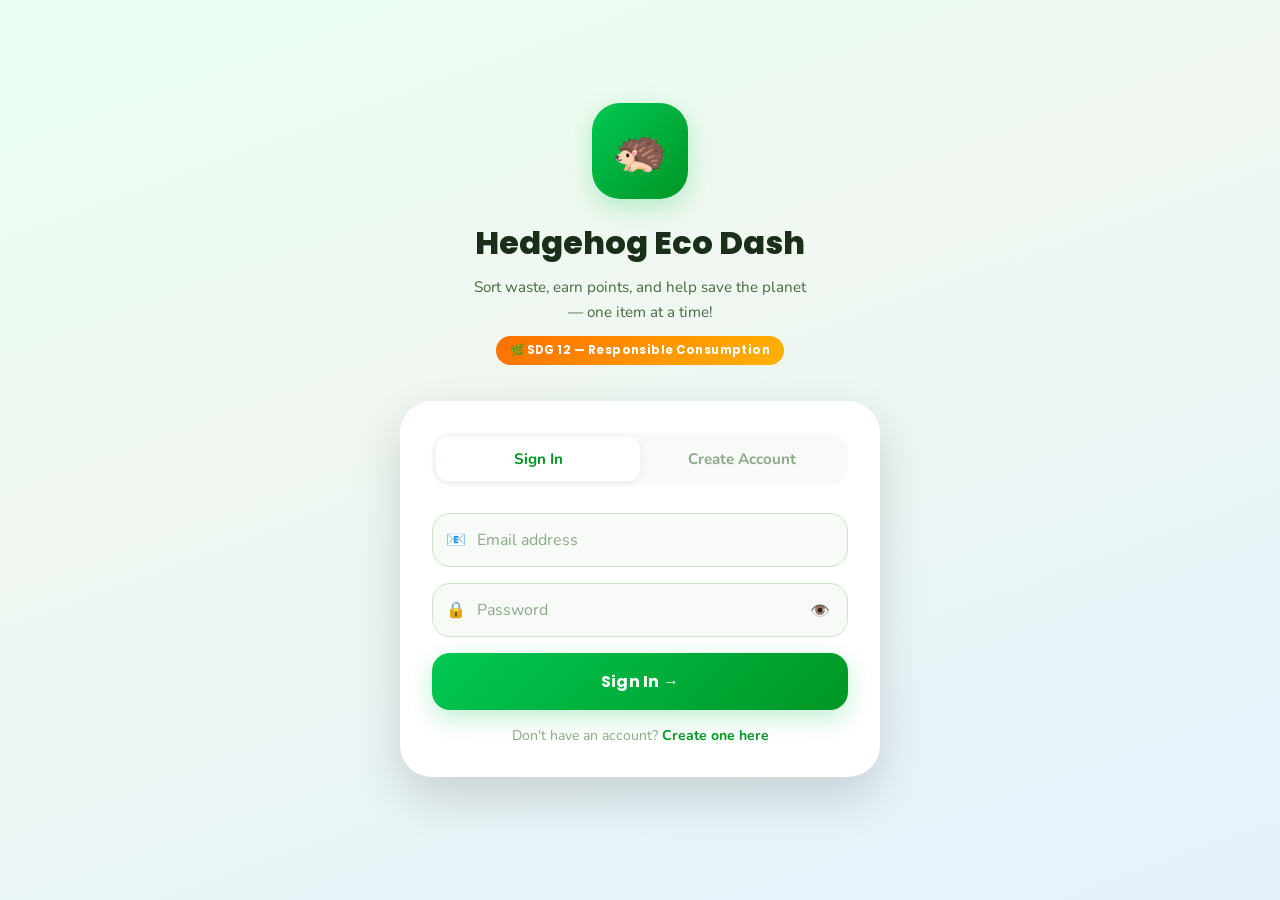
<file: profile.html>
<!DOCTYPE html>
<html lang="en">
<head>
  <meta charset="UTF-8">
  <meta name="viewport" content="width=device-width, initial-scale=1.0">
  <title>Hedgehog Eco Dash — Profile</title>
  <link rel="stylesheet" href="style.css">
</head>
<body>
<div class="app-shell">

  <div id="profileScreen" class="screen active" style="padding-bottom:80px;">
    <div class="inner-header">
      <button class="icon-btn" onclick="window.history.back()">←</button>
      <h2>Profile</h2>
      <button class="icon-btn" onclick="window.location.href='settings.html'">⚙️</button>
    </div>

    <!-- Profile Hero -->
    <div class="profile-hero">
      <div class="avatar-container">
        <div class="avatar" id="profileAvatar" onclick="openPicModal()" title="Change profile picture">
          <span id="avatarEmoji">🦔</span>
          <img id="avatarImg" src="" alt="" style="display:none;">
        </div>
        <button class="avatar-edit-btn" onclick="openPicModal()" title="Change picture">✏️</button>
      </div>
      <div class="profile-name" id="profileName">Eco Hedgehog</div>
      <div class="profile-email" id="profileEmail">eco@example.com</div>
      <div class="profile-chips">
        <span class="profile-chip" id="levelChip">Level 1</span>
        <span class="profile-chip" id="pointsChip">0 pts</span>
        <span class="profile-chip" id="streakChip">🔥 0 days</span>
      </div>
    </div>

    <div style="display: flex; flex-direction: column; gap: 14px; padding: 20px 20px 0;">

      <!-- Level Progress -->
      <div class="card">
        <div class="card-title">📈 Level Progress</div>
        <div style="display:flex;justify-content:space-between;align-items:center;margin-bottom:10px;">
          <span style="font-size:0.84rem;color:var(--text-2);font-weight:600;" id="levelProgressLabel">0 / 250 pts to Level 2</span>
          <span style="font-size:0.78rem;color:var(--text-muted);" id="levelPct">0%</span>
        </div>
        <div class="progress-bar"><div class="progress-fill" id="levelBar" style="width:0%"></div></div>
      </div>

      <!-- Stats -->
      <div class="card">
        <div class="card-title">📊 Your Stats</div>
        <div class="stats-grid">
          <div class="mini-stat"><div class="val" id="statGames">0</div><div class="lbl">Games</div></div>
          <div class="mini-stat"><div class="val" id="statItems">0</div><div class="lbl">Sorted</div></div>
          <div class="mini-stat"><div class="val" id="statAccuracy">0%</div><div class="lbl">Accuracy</div></div>
          <div class="mini-stat"><div class="val" id="statBio">0</div><div class="lbl">🌱 Bio</div></div>
          <div class="mini-stat"><div class="val" id="statRecycle">0</div><div class="lbl">♻️ Recycled</div></div>
          <div class="mini-stat"><div class="val" id="statNon">0</div><div class="lbl">🗑️ Non-Bio</div></div>
        </div>
      </div>

      <!-- SDG Impact -->
      <div class="sdg-fact-card" style="margin:0;">
        <div class="fact-icon">🌍</div>
        <div>
          <div class="fact-label">SDG 12 Your Impact</div>
          <div class="fact-text" id="sdgImpact">Start playing to calculate your sustainability impact!</div>
        </div>
      </div>

      <!-- Streak -->
      <div class="card">
        <div class="card-title">🔥 Streak</div>
        <div class="streak-display">
          <div class="streak-flame">🔥</div>
          <div>
            <div class="streak-count" id="currentStreak">0</div>
            <div class="streak-label">day streak</div>
          </div>
          <div style="margin-left:auto;text-align:right;">
            <div style="font-size:0.8rem;color:var(--text-muted);">Longest</div>
            <div style="font-family:var(--font-head);font-weight:800;font-size:1.2rem;color:var(--text);" id="longestStreak">0</div>
          </div>
        </div>
        <p style="font-size:0.8rem;color:var(--text-muted);margin-top:12px;text-align:center;">Play daily to keep your streak going!</p>
      </div>

      <!-- Achievements -->
      <div class="card">
        <div class="card-title">🏆 Achievements</div>
        <div class="achievement-list">
          <div class="achievement-item" id="sortingStarItem">
            <div class="ach-icon">⭐</div>
            <div class="ach-info">
              <div class="ach-title">Sorting Star</div>
              <div class="ach-sub" id="sortingStarSub">Sort 100 items correctly</div>
            </div>
            <div class="ach-badge" id="sortingStarBadge"></div>
          </div>
          <div class="achievement-item" id="recycleMasterItem">
            <div class="ach-icon">📘</div>
            <div class="ach-info">
              <div class="ach-title">Recycle Master</div>
              <div class="ach-sub" id="recycleMasterSub">Sort 50 recyclable items</div>
            </div>
            <div class="ach-badge" id="recycleMasterBadge"></div>
          </div>
          <div class="achievement-item" id="compostChampItem">
            <div class="ach-icon">🌱</div>
            <div class="ach-info">
              <div class="ach-title">Compost Champion</div>
              <div class="ach-sub" id="compostChampSub">Sort 30 bio items</div>
            </div>
            <div class="ach-badge" id="compostChampBadge"></div>
          </div>
        </div>
      </div>

      <!-- Compost Corner -->
      <div class="compost-card" style="margin:0;" onclick="showCompostCorner()">
        <div class="compost-card-top">
          <div class="cc-left">
            <div class="cc-label">SDG 12 Feature</div>
            <div class="cc-title">🌱 Compost Corner</div>
          </div>
          <div class="cc-icon">›</div>
        </div>
        <div class="compost-card-bottom">
          <p>Learn composting tips based on your gameplay progress.</p>
        </div>
      </div>

      <!-- Profile Actions -->
      <div class="btn-row">
        <button class="btn-secondary" onclick="openEditProfile()">✏️ Edit Profile</button>
        <button class="btn-secondary btn-danger" onclick="signOut()">Sign Out</button>
      </div>

      <button class="btn-primary" style="width:100%;padding:16px;" onclick="window.location.href='gameplay.html'">🎮 Play Eco Dash!</button>

      <div style="height:12px;"></div>
    </div>
  </div>

  <nav class="bottom-nav">
    <button class="nav-item" onclick="window.location.href='home.html'">
      <div class="nav-icon-wrap">🏠</div>
      <span class="nav-label">Home</span>
    </button>
    <button class="nav-item" onclick="window.location.href='gameplay.html'">
      <div class="nav-icon-wrap">🎮</div>
      <span class="nav-label">Play</span>
    </button>
    <button class="nav-item" onclick="window.location.href='learn.html'">
      <div class="nav-icon-wrap">📚</div>
      <span class="nav-label">Learn</span>
    </button>
    <button class="nav-item active" onclick="window.location.href='profile.html'">
      <div class="nav-icon-wrap">👤</div>
      <span class="nav-label">Profile</span>
    </button>
  </nav>

  <!-- Generic popup overlay -->
  <div id="popupOverlay" class="overlay" onclick="closePopup(event)">
    <div class="overlay-card"><h3></h3><p></p>
      <button class="overlay-close" onclick="closePopup(event)">Close</button>
    </div>
  </div>

  <!-- Profile Picture Modal -->
  <div id="picModal" class="overlay" onclick="closePicModal(event)">
    <div class="overlay-card" style="max-width:420px;" onclick="event.stopPropagation()">
      <h3>📸 Profile Picture</h3>

      <!-- Preview -->
      <div class="pic-preview" id="picPreview">
        <span id="previewEmoji">🦔</span>
        <img id="previewImg" src="" alt="" style="display:none;">
      </div>

      <div class="pic-modal-body" style="margin-top:18px;">
        <!-- Tab buttons -->
        <div class="pic-options">
          <button class="pic-option-btn active" id="tabEmoji" onclick="switchPicTab('emoji')">😊 Choose Emoji</button>
          <button class="pic-option-btn" id="tabUpload" onclick="switchPicTab('upload')">📷 Upload Photo</button>
        </div>

        <!-- Emoji grid -->
        <div id="emojiSection">
          <div class="emoji-grid" id="emojiGrid"></div>
        </div>

        <!-- Upload section -->
        <div id="uploadSection" style="display:none;text-align:center;">
          <input type="file" id="photoInput" accept="image/*" style="display:none;" onchange="handlePhotoUpload(this)">
          <button class="btn-secondary" style="width:100%;padding:14px;" onclick="document.getElementById('photoInput').click()">
            📂 Browse for Photo
          </button>
          <p style="font-size:0.78rem;color:var(--text-muted);margin-top:10px;">Supported: JPG, PNG, GIF, WebP</p>
          <button id="removePhotoBtn" class="btn-secondary btn-danger" style="width:100%;padding:12px;margin-top:8px;display:none;" onclick="removePhoto()">
            🗑️ Remove Current Photo
          </button>
        </div>
      </div>

      <div style="display:flex;gap:10px;margin-top:8px;">
        <button class="overlay-close" style="flex:1;" onclick="closePicModalBtn()">Cancel</button>
        <button class="btn-primary" style="flex:1;" onclick="savePicture()">Save Picture</button>
      </div>
    </div>
  </div>

  <!-- Edit Profile Modal -->
  <div id="editProfileModal" class="overlay" onclick="closeEditProfile(event)">
    <div class="overlay-card" style="max-width:420px;" onclick="event.stopPropagation()">
      <h3>✏️ Edit Profile</h3>
      <div class="edit-field">
        <label>Full Name</label>
        <input type="text" id="editFullName" placeholder="Your full name">
      </div>
      <div class="edit-field">
        <label>Username</label>
        <input type="text" id="editUsername" placeholder="Your username">
      </div>
      <p style="font-size:0.78rem;color:var(--text-muted);margin-bottom:16px;margin-top:-8px;">Username may only contain letters, numbers, and underscores.</p>
      <div style="display:flex;gap:10px;margin-top:4px;">
        <button class="overlay-close" style="flex:1;" onclick="document.getElementById('editProfileModal').classList.remove('active')">Cancel</button>
        <button class="btn-primary" style="flex:1;" onclick="saveEditProfile()">Save Changes</button>
      </div>
    </div>
  </div>

  <div id="fb" class="feedback-toast"></div>
</div>

<script src="app.js"></script>
<script src="settings.js"></script>
<script src="user.js"></script>
<script>
const EMOJI_AVATARS = [
  '🦔','🐢','🐸','🦊','🐺','🦁','🐯','🐻','🐼','🐨','🦄','🐙',
  '🦋','🐝','🦜','🐧','🦅','🦩','🌱','🌿','🍀','🌲','🌵','🌸',
  '🌍','♻️','💚','🌊','⭐','🔥','🏆','🎮'
];

let selectedEmoji = '🦔';
let selectedPhotoData = null;
let currentPicTab = 'emoji';

document.addEventListener('DOMContentLoaded', function() {
  if (!UserManager.isLoggedIn()) {
    window.location.href = 'index.html';
    return;
  }
  buildEmojiGrid();
  updateProfile();
});

document.addEventListener('visibilitychange', function() {
  if (document.visibilityState === 'visible') updateProfile();
});

function buildEmojiGrid() {
  const grid = document.getElementById('emojiGrid');
  grid.innerHTML = '';
  EMOJI_AVATARS.forEach(em => {
    const btn = document.createElement('button');
    btn.className = 'emoji-avatar-btn';
    btn.textContent = em;
    btn.onclick = () => selectEmoji(em, btn);
    grid.appendChild(btn);
  });
}

function selectEmoji(em, btn) {
  selectedEmoji = em;
  selectedPhotoData = null;
  document.querySelectorAll('.emoji-avatar-btn').forEach(b => b.classList.remove('selected'));
  btn.classList.add('selected');
  document.getElementById('previewEmoji').textContent = em;
  document.getElementById('previewEmoji').style.display = '';
  document.getElementById('previewImg').style.display = 'none';
}

function switchPicTab(tab) {
  currentPicTab = tab;
  document.getElementById('tabEmoji').classList.toggle('active', tab === 'emoji');
  document.getElementById('tabUpload').classList.toggle('active', tab === 'upload');
  document.getElementById('emojiSection').style.display = tab === 'emoji' ? '' : 'none';
  document.getElementById('uploadSection').style.display = tab === 'upload' ? '' : 'none';
}

function handlePhotoUpload(input) {
  const file = input.files[0];
  if (!file) return;
  if (file.size > 4 * 1024 * 1024) {
    showToast('Image too large (max 4 MB)', '#F44336');
    return;
  }
  const reader = new FileReader();
  reader.onload = function(e) {
    selectedPhotoData = e.target.result;
    selectedEmoji = null;
    document.getElementById('previewImg').src = selectedPhotoData;
    document.getElementById('previewImg').style.display = 'block';
    document.getElementById('previewEmoji').style.display = 'none';
  };
  reader.readAsDataURL(file);
}

function removePhoto() {
  selectedPhotoData = null;
  selectedEmoji = '🦔';
  document.getElementById('previewEmoji').textContent = '🦔';
  document.getElementById('previewEmoji').style.display = '';
  document.getElementById('previewImg').style.display = 'none';
  document.getElementById('photoInput').value = '';
}

function openPicModal() {
  const user = UserManager.getUser();
  // Initialise preview from current saved data
  if (user && user.profilePicture) {
    if (user.profilePicture.startsWith('data:')) {
      selectedPhotoData = user.profilePicture;
      selectedEmoji = null;
      document.getElementById('previewImg').src = selectedPhotoData;
      document.getElementById('previewImg').style.display = 'block';
      document.getElementById('previewEmoji').style.display = 'none';
      document.getElementById('removePhotoBtn').style.display = '';
    } else {
      selectedEmoji = user.profilePicture;
      selectedPhotoData = null;
      document.getElementById('previewEmoji').textContent = selectedEmoji;
      document.getElementById('previewEmoji').style.display = '';
      document.getElementById('previewImg').style.display = 'none';
      document.getElementById('removePhotoBtn').style.display = 'none';
    }
  } else {
    selectedEmoji = '🦔';
    selectedPhotoData = null;
    document.getElementById('previewEmoji').textContent = '🦔';
    document.getElementById('previewEmoji').style.display = '';
    document.getElementById('previewImg').style.display = 'none';
    document.getElementById('removePhotoBtn').style.display = 'none';
  }
  switchPicTab('emoji');
  document.getElementById('picModal').classList.add('active');
}

function closePicModal(event) {
  if (event.target === document.getElementById('picModal')) {
    document.getElementById('picModal').classList.remove('active');
  }
}

function closePicModalBtn() {
  document.getElementById('picModal').classList.remove('active');
}

function savePicture() {
  const picData = selectedPhotoData || selectedEmoji || '🦔';
  UserManager.updateProfile({ profilePicture: picData });
  renderAvatar(picData);
  document.getElementById('picModal').classList.remove('active');
  showToast('✅ Picture updated!', '#00C853');
}

function renderAvatar(picData) {
  const emoji = document.getElementById('avatarEmoji');
  const img = document.getElementById('avatarImg');
  if (!picData || !picData.startsWith('data:')) {
    emoji.textContent = picData || '🦔';
    emoji.style.display = '';
    img.style.display = 'none';
  } else {
    img.src = picData;
    img.style.display = 'block';
    emoji.style.display = 'none';
  }
}

function openEditProfile() {
  const user = UserManager.getUser();
  if (!user) return;
  document.getElementById('editFullName').value = user.fullName || '';
  document.getElementById('editUsername').value = user.username || '';
  document.getElementById('editProfileModal').classList.add('active');
}

function closeEditProfile(event) {
  if (event.target === document.getElementById('editProfileModal')) {
    document.getElementById('editProfileModal').classList.remove('active');
  }
}

function saveEditProfile() {
  const fullName = document.getElementById('editFullName').value.trim();
  const username = document.getElementById('editUsername').value.trim();

  if (!fullName || !username) {
    showToast('Name and username are required.', '#F44336');
    return;
  }
  if (!/^[a-zA-Z0-9_]+$/.test(username)) {
    showToast('Username: letters, numbers, underscores only.', '#F44336');
    return;
  }
  try {
    UserManager.updateProfile({ fullName, username });
    updateProfile();
    document.getElementById('editProfileModal').classList.remove('active');
    showToast('✅ Profile updated!', '#00C853');
  } catch(e) {
    showToast('Error: ' + e.message, '#F44336');
  }
}

function showToast(msg, color) {
  const fb = document.getElementById('fb');
  fb.textContent = msg;
  fb.style.background = color;
  fb.classList.add('show');
  setTimeout(() => fb.classList.remove('show'), 1800);
}

function updateProfile() {
  const user = UserManager.getUser();
  if (!user) return;

  const profile = UserManager.getProfileSummary();
  const achievements = UserManager.getAchievements();
  const streak = UserManager.getStreakData();
  const levelProg = UserManager.getLevelProgress();

  // Avatar
  renderAvatar(user.profilePicture || '🦔');

  // Hero section
  document.getElementById('profileName').textContent = user.fullName || user.username || 'Eco Hedgehog';
  document.getElementById('profileEmail').textContent = user.email || '';
  document.getElementById('levelChip').textContent = `Level ${profile.level}`;
  document.getElementById('pointsChip').textContent = `${profile.points.toLocaleString()} pts`;
  document.getElementById('streakChip').textContent = `🔥 ${streak.currentStreak} days`;

  // Level progress
  document.getElementById('levelProgressLabel').textContent =
    `${levelProg.pointsInLevel} / ${levelProg.pointsForLevel} pts to Level ${profile.level + 1}`;
  document.getElementById('levelPct').textContent = levelProg.progressPercent + '%';
  document.getElementById('levelBar').style.width = levelProg.progressPercent + '%';

  // Stats
  document.getElementById('statGames').textContent = profile.gamesPlayed;
  document.getElementById('statItems').textContent = profile.totalItemsSorted;
  document.getElementById('statAccuracy').textContent = profile.accuracy + '%';
  document.getElementById('statBio').textContent = user.bioItemsSorted || 0;
  document.getElementById('statRecycle').textContent = user.recyclableItemsSorted || 0;
  document.getElementById('statNon').textContent = user.nonRecyclableItemsSorted || 0;

  // SDG Impact
  const sorted = profile.totalItemsSorted;
  const impact = sorted >= 100
    ? `You've sorted ${sorted} items — that's like diverting ${Math.round(sorted * 0.12)} kg of waste from landfill! 🌍`
    : `You've sorted ${sorted} item${sorted !== 1 ? 's' : ''} so far. Keep going — every item counts for SDG 12!`;
  document.getElementById('sdgImpact').textContent = impact;

  // Streak
  document.getElementById('currentStreak').textContent = streak.currentStreak;
  document.getElementById('longestStreak').textContent = streak.longestStreak;

  // Achievements
  updateAchievement('sortingStar', achievements.sortingStar, `${achievements.sortingStar.progress} / 100 sorted`);
  updateAchievement('recycleMaster', achievements.recycleMaster, `${achievements.recycleMaster.progress} / 50 recyclables`);

  const bioCount = user.bioItemsSorted || 0;
  const compostUnlocked = bioCount >= 30;
  updateAchievement('compostChamp', { unlocked: compostUnlocked, progress: bioCount }, `${bioCount} / 30 bio items`);
}

function updateAchievement(key, data, subText) {
  const item = document.getElementById(key + 'Item');
  const sub = document.getElementById(key + 'Sub');
  const badge = document.getElementById(key + 'Badge');
  if (!item) return;
  item.classList.toggle('unlocked', data.unlocked);
  sub.textContent = data.unlocked ? '✅ Achievement Unlocked!' : subText;
  badge.textContent = data.unlocked ? '🏆' : '';
}

function signOut() {
  if (confirm('Are you sure you want to sign out?')) {
    UserManager.signOut();
    window.location.href = 'index.html';
  }
}

function showCompostCorner() {
  const user = UserManager.getUser();
  const bio = user ? (user.bioItemsSorted || 0) : 0;
  showPopup('🌱 Compost Corner — SDG 12',
    `<strong>Your Composting Journey</strong><br><br>You've sorted <strong>${bio} bio items</strong> so far — great start!<br><br>
<strong>What You Can Compost:</strong><br>
• Fruit & vegetable scraps<br>
• Coffee grounds & tea bags<br>
• Eggshells & paper towels<br>
• Yard waste & leaves<br><br>
<strong>Your Next Steps:</strong><br>
• Start a small countertop compost bin<br>
• Collect scraps for 1 week<br>
• Add brown materials (cardboard, leaves)<br>
• Turn the pile weekly<br>
• Harvest rich compost in 2–3 months!<br><br>
<strong>SDG 12 Impact:</strong><br>
✓ Reduces landfill waste by 30%<br>
✓ Creates natural fertilizer<br>
✓ Cuts methane emissions<br>
✓ Improves soil health & biodiversity<br><br>
<em>Every scrap you compost is a vote for a sustainable future! 🌍</em>`
  );
}
</script>
</body>
</html>
</file>
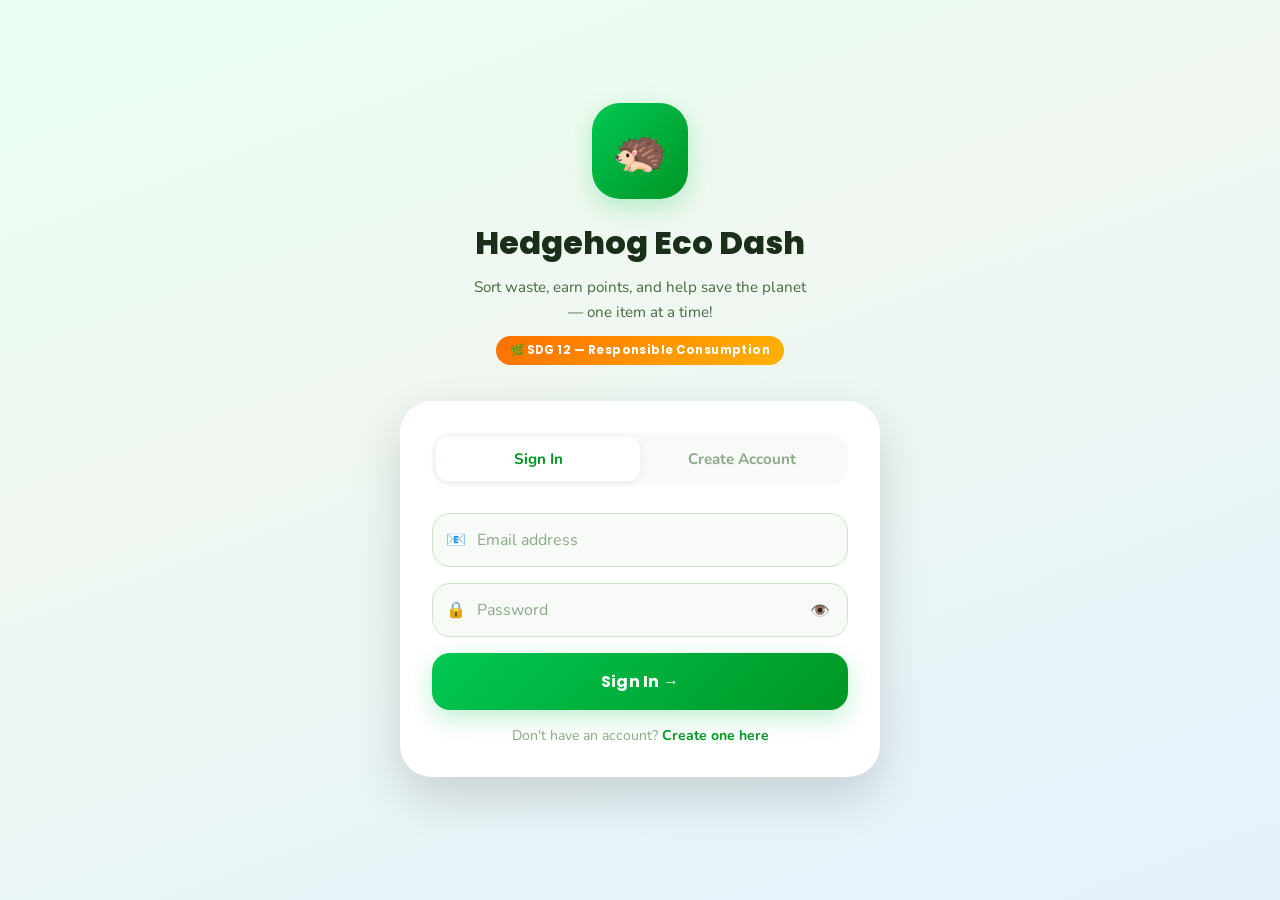
<file: settings.html>
<!DOCTYPE html>
<html lang="en">
<head>
  <meta charset="UTF-8">
  <meta name="viewport" content="width=device-width, initial-scale=1.0">
  <title>Hedgehog Eco Dash — Settings</title>
  <link rel="stylesheet" href="style.css">
</head>
<body>
<div class="app-shell">


  <div id="settingsScreen" class="screen active" style="padding-bottom:80px;">
    <div class="inner-header">
      <button class="icon-btn" onclick="window.history.back()">←</button>
      <h2>Settings</h2>
      <button class="icon-btn" onclick="window.location.href='learn.html'">📚</button>
    </div>

    <div style="padding: 16px; display: flex; flex-direction: column; gap: 16px;">

      <!-- SDG Banner small -->
      <div class="sdg-fact-card">
        <div class="fact-icon">⚙️</div>
        <div>
          <div class="fact-label">SDG 12 Tip</div>
          <div class="fact-text">Accessibility features help more people learn about Responsible Consumption. These settings make Eco Dash usable for everyone!</div>
        </div>
      </div>

      <!-- Accessibility -->
      <div class="section-label">Accessibility</div>
      <div class="settings-section">
        <div class="settings-group">
          <div class="settings-row">
            <div class="row-left">
              <div class="row-icon">🔤</div>
              <div>
                <div class="row-label">Text Size</div>
                <div class="row-sub">Adjust for comfortable reading</div>
              </div>
            </div>
            <div class="row-right">
              <input type="range" min="12" max="24" value="16" class="text-slider" id="textSizeSlider"
                oninput="previewTextSize(this.value)"
                onchange="SettingsManager.applyTextSize(this.value)">
              <span id="textSizeLabel" style="font-weight:700;font-size:0.82rem;">16px</span>
            </div>
          </div>
          <div class="settings-row">
            <div class="row-left">
              <div class="row-icon">🌑</div>
              <div>
                <div class="row-label">High Contrast Mode</div>
                <div class="row-sub">Better visibility for all users</div>
              </div>
            </div>
            <div class="row-right">
              <label class="toggle">
                <input type="checkbox" id="contrastToggle" onchange="SettingsManager.applyContrast(this.checked)">
                <span class="toggle-slider"></span>
              </label>
            </div>
          </div>
        </div>
      </div>

      <!-- App Settings -->
      <div class="section-label">App Settings</div>
      <div class="settings-section">
        <div class="settings-group">
          <div class="settings-row">
            <div class="row-left">
              <div class="row-icon">🔔</div>
              <div>
                <div class="row-label">Notifications</div>
                <div class="row-sub">Daily reminders & milestones</div>
              </div>
            </div>
            <div class="row-right">
              <label class="toggle">
                <input type="checkbox" id="notifToggle" onchange="SettingsManager.toggleNotifications(this.checked); updateNotifStatus(this.checked)">
                <span class="toggle-slider"></span>
              </label>
            </div>
          </div>
          <div class="settings-row">
            <div class="row-left">
              <div class="row-icon">🔊</div>
              <div>
                <div class="row-label">Game Sound Effects</div>
                <div class="row-sub">Toggle in-game audio feedback</div>
              </div>
            </div>
            <div class="row-right">
              <label class="toggle">
                <input type="checkbox" id="soundToggle" onchange="SettingsManager.toggleSound(this.checked)">
                <span class="toggle-slider"></span>
              </label>
            </div>
          </div>
        </div>
      </div>

      <!-- Info -->
      <div class="section-label">Information</div>
      <div class="settings-section">
        <div class="settings-group">
          <div class="settings-row" onclick="showPrivacy()">
            <div class="row-left">
              <div class="row-icon">🔒</div>
              <div>
                <div class="row-label">Privacy Policy</div>
                <div class="row-sub">How we protect your data</div>
              </div>
            </div>
            <div class="row-right"><span>›</span></div>
          </div>
          <div class="settings-row" onclick="showAbout()">
            <div class="row-left">
              <div class="row-icon">🦔</div>
              <div>
                <div class="row-label">About Hedgehog Eco Dash</div>
                <div class="row-sub">Version 2.0 · Built for SDG 12</div>
              </div>
            </div>
            <div class="row-right"><span>›</span></div>
          </div>
          <div class="settings-row" onclick="showSDGInfo()">
            <div class="row-left">
              <div class="row-icon">🌍</div>
              <div>
                <div class="row-label">About SDG 12</div>
                <div class="row-sub">UN Responsible Consumption goal</div>
              </div>
            </div>
            <div class="row-right"><span>›</span></div>
          </div>
        </div>
      </div>

      <button class="btn-primary" style="width:100%;padding:16px;" onclick="window.history.back()">← Back</button>
    </div>
  </div>

  <div id="popupOverlay" class="overlay" onclick="closePopup(event)">
    <div class="overlay-card"><h3></h3><p></p>
      <button class="overlay-close" onclick="closePopup(event)">Close</button>
    </div>
  </div>

  <div id="fb" class="feedback-toast"></div>
</div>

<script src="app.js"></script>
<script src="settings.js"></script>
<script src="user.js"></script>
<script>
document.addEventListener('DOMContentLoaded', function() {
  if (!UserManager.isLoggedIn()) {
    window.location.href = 'index.html';
    return;
  }
  // SettingsManager.init() runs automatically from settings.js DOMContentLoaded
  // but we re-apply here to make sure toggles reflect saved state after auth check
  const settings = SettingsManager.getSettings();
  document.getElementById('textSizeSlider').value = settings.textSize;
  document.getElementById('textSizeLabel').textContent = settings.textSize + 'px';
  document.getElementById('contrastToggle').checked = settings.highContrast;
  document.getElementById('notifToggle').checked = settings.notifications;
  document.getElementById('soundToggle').checked = settings.sound !== false; // default true
});

function updateNotifStatus(enabled) {
  // Visual feedback when toggling notifications
  showPopup(enabled ? '🔔 Notifications On' : '🔕 Notifications Off',
    enabled
      ? 'You will receive daily streak reminders, achievement alerts, and eco tips!'
      : 'Notifications are turned off. You can re-enable them here anytime.');
}

function previewTextSize(val) {
  document.getElementById('textSizeLabel').textContent = val + 'px';
}

function showNotifInfo() {
  showPopup('🔔 Notifications', 'Receive timely reminders about your daily eco activities, streak milestones, and new learning content.<br><br><strong>You receive notifications for:</strong><br>• Daily streak reminders<br>• Achievement unlocks<br>• New educational content<br>• Recycling tips of the day<br><br><em>SDG 12: Regular reminders help build sustainable habits!</em>');
}

function showSoundInfo() {
  showPopup('🔊 Sound Effects', 'Sound effects provide instant audio feedback for correct and incorrect sorting in Eco Dash.<br><br>You can toggle sound on/off directly within the game using the 🔊 button in the game header.<br><br><em>Sound cues help reinforce learning — a core principle of SDG 12 education!</em>');
}

function showPrivacy() {
  showPopup('🔒 Privacy Policy', '<strong>Hedgehog Eco Dash Privacy Policy</strong><br><br>We take your privacy seriously.<br><br><strong>Data We Store (locally on your device):</strong><br>• Username, email & hashed password<br>• Game scores & progress<br>• Achievements & streaks<br>• Accessibility preferences<br><br><strong>We DO NOT:</strong><br>• Sell your data to third parties<br>• Store data on external servers<br>• Share personal information<br><br>All data is stored locally on your device using browser localStorage.<br><br>You can delete your data at any time by clearing your browser storage.<br><br><em>Version 2.0 · 2026</em>');
}

function showAbout() {
  showPopup('🦔 About Hedgehog Eco Dash', '<strong>Hedgehog Eco Dash v2.0</strong><br><br><strong>Our Mission:</strong><br>To make environmental education fun, engaging, and accessible for learners of all ages — aligned with the United Nations Sustainable Development Goal 12.<br><br><strong>What We Do:</strong><br>• Teach proper waste sorting (Bio, Recyclable, Non-Bio)<br>• Provide composting & recycling education<br>• Track your environmental learning journey<br>• Celebrate eco-achievements<br><br><strong>Our Values:</strong><br>• 🌱 Environmental Sustainability<br>• 📚 Educational Excellence<br>• ♿ Inclusivity & Accessibility<br>• 🎮 Gamification of Learning<br>• 🌍 SDG 12 Alignment<br><br><strong>Built with purpose · 2026</strong>');
}

function showSDGInfo() {
  showPopup('🌍 UN SDG Goal 12', '<strong>Responsible Consumption & Production</strong><br><br>SDG 12 is one of 17 Global Goals set by the United Nations to create a more sustainable world by 2030.<br><br><strong>Key Targets:</strong><br>• 12.2: Sustainable management of natural resources<br>• 12.3: Halve per capita global food waste<br>• 12.4: Responsible management of chemicals & waste<br>• 12.5: Substantially reduce waste generation<br><br><strong>Why It Matters:</strong><br>• 1.3 billion tonnes of food wasted annually<br>• Only 9% of plastic ever made has been recycled<br>• Sustainable production could cut CO₂ by 70%<br><br>Every item you sort in Eco Dash teaches a real-world habit that directly supports SDG 12. 🌿');
}
</script>
</body>
</html>
</file>
<file: style.css>
@import url('https://fonts.googleapis.com/css2?family=Nunito:wght@400;600;700;800;900&family=Poppins:wght@400;600;700;800&display=swap');

:root {
  --green: #00C853;
  --green-dark: #009624;
  --green-light: #E8FFF1;
  --blue: #2196F3;
  --blue-light: #E3F2FD;
  --amber: #FFB300;
  --amber-light: #FFF8E1;
  --red: #F44336;
  --red-light: #FFEBEE;
  --purple: #7C3AED;
  --purple-light: #EDE9FE;
  --teal: #00BCD4;
  --teal-light: #E0F7FA;

  --bg: #F0F7F0;
  --surface: #FFFFFF;
  --surface-2: #F8FAF8;
  --text: #1A2E1A;
  --text-2: #4A6741;
  --text-muted: #8CA888;
  --border: #DFF0DC;
  --border-2: #C8E6C4;

  --shadow-sm: 0 2px 8px rgba(0,0,0,0.06);
  --shadow-md: 0 8px 24px rgba(0,0,0,0.10);
  --shadow-lg: 0 20px 48px rgba(0,0,0,0.14);
  --shadow-green: 0 8px 24px rgba(0,200,83,0.25);

  --radius-sm: 12px;
  --radius-md: 18px;
  --radius-lg: 24px;
  --radius-xl: 32px;

  --font-head: 'Poppins', sans-serif;
  --font-body: 'Nunito', sans-serif;

  --nav-height: 68px;
  --content-max: 860px;
}

/* HIGH CONTRAST */
body.high-contrast {
  --bg: #000;
  --surface: #111;
  --surface-2: #1a1a1a;
  --text: #fff;
  --text-2: #ccc;
  --text-muted: #999;
  --border: #444;
  --border-2: #555;
  --green-light: #002200;
  --blue-light: #00001a;
}

*, *::before, *::after { box-sizing: border-box; margin: 0; padding: 0; }

html { scroll-behavior: smooth; }

body {
  font-family: var(--font-body);
  background: var(--bg);
  color: var(--text);
  min-height: 100vh;
  overflow-x: hidden;
  background-image:
    radial-gradient(ellipse at 20% 0%, rgba(0,200,83,0.12) 0%, transparent 50%),
    radial-gradient(ellipse at 80% 100%, rgba(0,188,212,0.08) 0%, transparent 50%);
}

/* ── APP SHELL ── */
.app-shell {
  width: 100%;
  min-height: 100vh;
  display: flex;
  flex-direction: column;
  background: var(--surface);
  position: relative;
}

/* ── SCREENS ── */
.screen {
  display: none;
  flex-direction: column;
  flex: 1;
  overflow-y: auto;
  -webkit-overflow-scrolling: touch;
  animation: fadeIn 0.3s ease;
}
.screen.active { display: flex; }

@keyframes fadeIn {
  from { opacity: 0; transform: translateY(8px); }
  to { opacity: 1; transform: translateY(0); }
}

/* ── AUTH SCREEN ── */
.auth-screen {
  justify-content: center;
  align-items: center;
  padding: 40px 24px 60px;
  min-height: 100vh;
  background: linear-gradient(160deg, #E8FFF1 0%, #F0F7F0 40%, #E3F2FD 100%);
}

.auth-hero {
  text-align: center;
  margin-bottom: 36px;
}

.auth-logo {
  width: 96px;
  height: 96px;
  background: linear-gradient(135deg, #00C853, #009624);
  border-radius: 28px;
  display: flex;
  align-items: center;
  justify-content: center;
  font-size: 2.8rem;
  margin: 0 auto 20px;
  box-shadow: var(--shadow-green);
  animation: bounce 2s infinite;
}

@keyframes bounce {
  0%, 100% { transform: translateY(0); }
  50% { transform: translateY(-6px); }
}

.auth-hero h1 {
  font-family: var(--font-head);
  font-size: 2rem;
  font-weight: 800;
  color: var(--text);
  margin-bottom: 8px;
}

.auth-hero p {
  color: var(--text-2);
  font-size: 0.95rem;
  line-height: 1.6;
  max-width: 340px;
  margin: 0 auto;
}

.sdg-badge {
  display: inline-flex;
  align-items: center;
  gap: 6px;
  background: linear-gradient(135deg, #FF6F00, #FFB300);
  color: white;
  font-family: var(--font-head);
  font-size: 0.72rem;
  font-weight: 700;
  padding: 6px 14px;
  border-radius: 999px;
  margin-top: 12px;
  letter-spacing: 0.04em;
}

.auth-card {
  width: 100%;
  max-width: 440px;
  background: white;
  border-radius: var(--radius-xl);
  padding: 32px;
  box-shadow: var(--shadow-lg);
}

.auth-tabs {
  display: flex;
  background: var(--surface-2);
  border-radius: var(--radius-md);
  padding: 4px;
  margin-bottom: 28px;
}

.auth-tab {
  flex: 1;
  padding: 12px;
  border: none;
  background: transparent;
  border-radius: var(--radius-sm);
  font-family: var(--font-body);
  font-weight: 700;
  font-size: 0.95rem;
  color: var(--text-muted);
  cursor: pointer;
  transition: all 0.2s;
}

.auth-tab.active {
  background: white;
  color: var(--green-dark);
  box-shadow: var(--shadow-sm);
}

.auth-form { display: none; }
.auth-form.active { display: flex; flex-direction: column; gap: 16px; }

.input-group { position: relative; }

.input-icon {
  position: absolute;
  left: 14px;
  top: 50%;
  transform: translateY(-50%);
  font-size: 1rem;
  pointer-events: none;
  z-index: 1;
}

.input-group input {
  width: 100%;
  padding: 15px 15px 15px 44px;
  border: 1.5px solid var(--border-2);
  border-radius: var(--radius-md);
  font-family: var(--font-body);
  font-size: 1rem;
  color: var(--text);
  background: var(--surface-2);
  transition: all 0.2s;
  outline: none;
}

.input-group input:focus {
  border-color: var(--green);
  background: white;
  box-shadow: 0 0 0 3px rgba(0,200,83,0.12);
}

.input-group input::placeholder { color: var(--text-muted); }

.eye-btn {
  position: absolute;
  right: 14px;
  top: 50%;
  transform: translateY(-50%);
  background: none;
  border: none;
  cursor: pointer;
  font-size: 1rem;
  color: var(--text-muted);
  padding: 4px;
}

.btn-primary {
  width: 100%;
  padding: 16px;
  background: linear-gradient(135deg, #00C853, #009624);
  color: white;
  border: none;
  border-radius: var(--radius-md);
  font-family: var(--font-head);
  font-size: 1rem;
  font-weight: 700;
  cursor: pointer;
  box-shadow: var(--shadow-green);
  transition: all 0.2s;
  letter-spacing: 0.02em;
}

.btn-primary:hover { transform: translateY(-2px); box-shadow: 0 12px 32px rgba(0,200,83,0.35); }
.btn-primary:active { transform: translateY(0); }

.auth-switch {
  text-align: center;
  font-size: 0.88rem;
  color: var(--text-muted);
}

.auth-switch a { color: var(--green-dark); font-weight: 700; text-decoration: none; }

/* ── PAGE HEADER ── */
.page-header {
  padding: 20px 24px 0;
  display: flex;
  justify-content: space-between;
  align-items: center;
}

.greeting-block h2 {
  font-family: var(--font-head);
  font-size: 1.4rem;
  font-weight: 800;
  color: var(--text);
}

.greeting-block p {
  font-size: 0.88rem;
  color: var(--text-muted);
  margin-top: 2px;
}

/* ── ICON BUTTON ── */
.icon-btn {
  width: 42px;
  height: 42px;
  border-radius: var(--radius-sm);
  border: 1.5px solid var(--border-2);
  background: white;
  cursor: pointer;
  font-size: 1.1rem;
  display: flex;
  align-items: center;
  justify-content: center;
  box-shadow: var(--shadow-sm);
  transition: all 0.2s;
  flex-shrink: 0;
}
.icon-btn:hover { background: var(--green-light); border-color: var(--green); transform: translateY(-1px); }

/* ── INNER HEADER ── */
.inner-header {
  padding: 16px 20px;
  display: flex;
  align-items: center;
  gap: 12px;
  border-bottom: 1px solid var(--border);
  background: rgba(255,255,255,0.95);
  backdrop-filter: blur(8px);
  position: sticky;
  top: 0;
  z-index: 10;
}

.inner-header h2 {
  flex: 1;
  font-family: var(--font-head);
  font-size: 1.2rem;
  font-weight: 800;
  color: var(--text);
}

/* ── SDG BANNER ── */
.sdg-banner {
  margin: 20px 20px 0;
  background: linear-gradient(135deg, #1B5E20, #2E7D32, #388E3C);
  border-radius: var(--radius-lg);
  padding: 18px 20px;
  display: flex;
  align-items: center;
  gap: 14px;
  box-shadow: 0 8px 24px rgba(27,94,32,0.25);
}

.sdg-icon { font-size: 2rem; flex-shrink: 0; }

.sdg-text .sdg-label {
  font-size: 0.68rem;
  color: rgba(255,255,255,0.7);
  font-weight: 700;
  text-transform: uppercase;
  letter-spacing: 0.08em;
  margin-bottom: 2px;
}

.sdg-text .sdg-title {
  font-family: var(--font-head);
  font-size: 1rem;
  font-weight: 800;
  color: white;
}

/* ── HERO PLAY ── */
.hero-play {
  margin: 16px 20px 0;
  background: linear-gradient(135deg, #00C853, #00A846, #009624);
  border-radius: var(--radius-xl);
  padding: 24px 20px;
  display: flex;
  align-items: center;
  gap: 16px;
  text-decoration: none;
  box-shadow: var(--shadow-green);
  transition: all 0.25s;
  position: relative;
  overflow: hidden;
}

.hero-play::before {
  content: '';
  position: absolute;
  top: -50%;
  right: -10%;
  width: 200px;
  height: 200px;
  background: rgba(255,255,255,0.06);
  border-radius: 50%;
}

.hero-play:hover { transform: translateY(-3px); box-shadow: 0 16px 40px rgba(0,200,83,0.4); }

.play-mascot { font-size: 2.8rem; flex-shrink: 0; animation: mascotBob 2s ease-in-out infinite; }
@keyframes mascotBob { 0%,100% { transform: translateY(0); } 50% { transform: translateY(-5px); } }

.play-text { flex: 1; }
.play-label { font-size: 0.7rem; color: rgba(255,255,255,0.75); font-weight: 700; text-transform: uppercase; letter-spacing: 0.08em; margin-bottom: 2px; }
.play-text h3 { font-family: var(--font-head); font-size: 1.35rem; font-weight: 800; color: white; margin-bottom: 2px; }
.play-text p { font-size: 0.82rem; color: rgba(255,255,255,0.8); }
.play-arrow { font-size: 1.6rem; color: rgba(255,255,255,0.9); font-weight: 900; }

/* ── STATS ROW ── */
.stats-row {
  display: grid;
  grid-template-columns: 1fr 1fr;
  gap: 12px;
  margin: 16px 20px 0;
}

.stat-card {
  background: white;
  border-radius: var(--radius-lg);
  padding: 20px 16px;
  text-align: center;
  border: 1.5px solid var(--border);
  box-shadow: var(--shadow-sm);
  transition: all 0.2s;
}
.stat-card:hover { transform: translateY(-2px); box-shadow: var(--shadow-md); }

.stat-icon { font-size: 1.5rem; margin-bottom: 8px; }
.stat-value { font-family: var(--font-head); font-size: 1.6rem; font-weight: 900; color: var(--text); }
.stat-label { font-size: 0.75rem; color: var(--text-muted); font-weight: 700; margin-top: 3px; text-transform: uppercase; letter-spacing: 0.05em; }

/* ── SDG FACT CARD ── */
.sdg-fact-card {
  margin: 16px 20px 0;
  background: linear-gradient(135deg, #E8F5E9, #F1F8E9);
  border-radius: var(--radius-lg);
  padding: 18px;
  border: 1.5px solid rgba(0,200,83,0.2);
  display: flex;
  gap: 14px;
  align-items: flex-start;
}

.sdg-fact-card .fact-icon { font-size: 1.5rem; flex-shrink: 0; }
.sdg-fact-card .fact-label {
  font-size: 0.68rem;
  font-weight: 800;
  color: var(--green-dark);
  text-transform: uppercase;
  letter-spacing: 0.08em;
  margin-bottom: 4px;
  font-family: var(--font-head);
}
.sdg-fact-card .fact-text { font-size: 0.85rem; color: var(--text-2); line-height: 1.55; }

/* ── SECTION LABEL ── */
.section-label {
  font-family: var(--font-head);
  font-size: 0.7rem;
  font-weight: 800;
  color: var(--text-muted);
  text-transform: uppercase;
  letter-spacing: 0.1em;
  margin: 20px 20px 0;
}

/* ── QUICK ACTIONS ── */
.quick-actions {
  display: grid;
  grid-template-columns: 1fr 1fr;
  gap: 12px;
  margin: 10px 20px 0;
}

.qa-card {
  background: white;
  border-radius: var(--radius-lg);
  padding: 20px 16px;
  border: 1.5px solid var(--border);
  box-shadow: var(--shadow-sm);
  text-decoration: none;
  color: var(--text);
  transition: all 0.2s;
  display: flex;
  flex-direction: column;
  align-items: flex-start;
  gap: 10px;
}
.qa-card:hover { transform: translateY(-3px); box-shadow: var(--shadow-md); border-color: var(--green); }

.qa-icon {
  width: 48px;
  height: 48px;
  border-radius: var(--radius-sm);
  display: flex;
  align-items: center;
  justify-content: center;
  font-size: 1.4rem;
}

.qa-title { font-family: var(--font-head); font-weight: 800; font-size: 0.95rem; color: var(--text); }
.qa-sub { font-size: 0.78rem; color: var(--text-muted); line-height: 1.4; }

/* ── COMPOST CARD ── */
.compost-card {
  margin: 12px 20px 0;
  background: white;
  border-radius: var(--radius-lg);
  border: 1.5px solid var(--border);
  overflow: hidden;
  box-shadow: var(--shadow-sm);
  cursor: pointer;
  transition: all 0.2s;
}
.compost-card:hover { transform: translateY(-2px); box-shadow: var(--shadow-md); }

.compost-card-top {
  background: linear-gradient(135deg, #2E7D32, #43A047);
  padding: 18px 20px;
  display: flex;
  justify-content: space-between;
  align-items: center;
}

.compost-card-top .cc-left { color: white; }
.compost-card-top .cc-label { font-size: 0.68rem; color: rgba(255,255,255,0.7); font-weight: 700; text-transform: uppercase; letter-spacing: 0.06em; margin-bottom: 4px; }
.compost-card-top .cc-title { font-family: var(--font-head); font-size: 1rem; font-weight: 800; color: white; }
.compost-card-top .cc-icon { font-size: 2rem; }

.compost-card-bottom { padding: 14px 20px; }
.compost-card-bottom p { font-size: 0.85rem; color: var(--text-muted); }

/* ── SCROLL SPACER ── */
.scroll-spacer { height: 90px; }

/* ── BOTTOM NAV ── */
.bottom-nav {
  position: fixed;
  bottom: 0;
  left: 0;
  right: 0;
  height: var(--nav-height);
  background: rgba(255,255,255,0.97);
  backdrop-filter: blur(12px);
  border-top: 1px solid var(--border);
  display: flex;
  align-items: stretch;
  z-index: 20;
  box-shadow: 0 -4px 20px rgba(0,0,0,0.06);
}

.nav-item {
  flex: 1;
  display: flex;
  flex-direction: column;
  align-items: center;
  justify-content: center;
  gap: 4px;
  border: none;
  background: transparent;
  cursor: pointer;
  transition: all 0.2s;
  padding: 8px 4px;
  color: var(--text-muted);
}

.nav-icon-wrap {
  font-size: 1.3rem;
  display: flex;
  align-items: center;
  justify-content: center;
  width: 40px;
  height: 30px;
  border-radius: var(--radius-sm);
  transition: all 0.2s;
}

.nav-label {
  font-family: var(--font-head);
  font-size: 0.65rem;
  font-weight: 700;
  letter-spacing: 0.04em;
}

.nav-item.active .nav-icon-wrap {
  background: var(--green-light);
}

.nav-item.active {
  color: var(--green-dark);
}

/* ── PROFILE SCREEN ── */
.profile-hero {
  background: linear-gradient(160deg, #E8FFF1, #F0F7F0);
  padding: 32px 24px;
  text-align: center;
  border-bottom: 1px solid var(--border);
  position: relative;
}

.avatar-container {
  position: relative;
  display: inline-block;
  margin-bottom: 16px;
}

.avatar {
  width: 90px;
  height: 90px;
  border-radius: 50%;
  background: linear-gradient(135deg, #00C853, #009624);
  display: flex;
  align-items: center;
  justify-content: center;
  font-size: 2.5rem;
  margin: 0 auto;
  border: 4px solid white;
  box-shadow: var(--shadow-md);
  overflow: hidden;
  cursor: pointer;
  transition: all 0.2s;
}

.avatar:hover { transform: scale(1.04); box-shadow: var(--shadow-lg); }

.avatar img {
  width: 100%;
  height: 100%;
  object-fit: cover;
}

.avatar-edit-btn {
  position: absolute;
  bottom: 0;
  right: 0;
  width: 30px;
  height: 30px;
  background: var(--green-dark);
  color: white;
  border: 3px solid white;
  border-radius: 50%;
  font-size: 0.7rem;
  cursor: pointer;
  display: flex;
  align-items: center;
  justify-content: center;
  box-shadow: var(--shadow-sm);
  transition: all 0.2s;
}
.avatar-edit-btn:hover { background: var(--green); transform: scale(1.1); }

.profile-name {
  font-family: var(--font-head);
  font-size: 1.4rem;
  font-weight: 800;
  color: var(--text);
  margin-bottom: 4px;
}

.profile-email {
  font-size: 0.85rem;
  color: var(--text-muted);
  margin-bottom: 14px;
}

.profile-chips {
  display: flex;
  gap: 8px;
  justify-content: center;
  flex-wrap: wrap;
}

.profile-chip {
  background: white;
  border: 1.5px solid var(--border-2);
  border-radius: 999px;
  padding: 5px 14px;
  font-family: var(--font-head);
  font-size: 0.78rem;
  font-weight: 700;
  color: var(--green-dark);
  box-shadow: var(--shadow-sm);
}

/* ── CARD ── */
.card {
  background: white;
  border-radius: var(--radius-lg);
  padding: 20px;
  border: 1.5px solid var(--border);
  box-shadow: var(--shadow-sm);
}

.card-title {
  font-family: var(--font-head);
  font-size: 0.9rem;
  font-weight: 800;
  color: var(--text);
  margin-bottom: 14px;
}

/* ── PROGRESS BAR ── */
.progress-bar {
  width: 100%;
  height: 10px;
  background: var(--surface-2);
  border-radius: 999px;
  overflow: hidden;
}

.progress-fill {
  height: 100%;
  background: linear-gradient(90deg, #00C853, #009624);
  border-radius: 999px;
  transition: width 0.8s ease;
}

/* ── STATS GRID ── */
.stats-grid {
  display: grid;
  grid-template-columns: repeat(3, 1fr);
  gap: 10px;
}

.mini-stat {
  background: var(--surface-2);
  border-radius: var(--radius-sm);
  padding: 14px 8px;
  text-align: center;
  border: 1px solid var(--border);
}

.mini-stat .val {
  font-family: var(--font-head);
  font-weight: 800;
  font-size: 1.15rem;
  color: var(--text);
  margin-bottom: 3px;
}

.mini-stat .lbl {
  font-size: 0.7rem;
  color: var(--text-muted);
  font-weight: 700;
  text-transform: uppercase;
  letter-spacing: 0.04em;
}

/* ── STREAK ── */
.streak-display {
  display: flex;
  align-items: center;
  gap: 14px;
}

.streak-flame { font-size: 2.5rem; }

.streak-count {
  font-family: var(--font-head);
  font-size: 2.2rem;
  font-weight: 900;
  color: var(--amber);
  line-height: 1;
}

.streak-label {
  font-size: 0.8rem;
  color: var(--text-muted);
  font-weight: 600;
}

/* ── ACHIEVEMENTS ── */
.achievement-list {
  display: flex;
  flex-direction: column;
  gap: 12px;
}

.achievement-item {
  display: flex;
  align-items: center;
  gap: 14px;
  padding: 14px;
  background: var(--surface-2);
  border-radius: var(--radius-sm);
  border: 1.5px solid var(--border);
  opacity: 0.55;
  transition: all 0.3s;
}

.achievement-item.unlocked {
  opacity: 1;
  background: var(--green-light);
  border-color: rgba(0,200,83,0.3);
}

.ach-icon { font-size: 1.6rem; flex-shrink: 0; }

.ach-info { flex: 1; }
.ach-title { font-family: var(--font-head); font-weight: 800; font-size: 0.9rem; color: var(--text); }
.ach-sub { font-size: 0.78rem; color: var(--text-muted); margin-top: 2px; }

.ach-badge { font-size: 1.2rem; }

/* ── BUTTONS ── */
.btn-row {
  display: grid;
  grid-template-columns: 1fr 1fr;
  gap: 10px;
}

.btn-secondary {
  padding: 13px 16px;
  background: white;
  border: 1.5px solid var(--border-2);
  border-radius: var(--radius-md);
  font-family: var(--font-head);
  font-weight: 700;
  font-size: 0.88rem;
  color: var(--text-2);
  cursor: pointer;
  transition: all 0.2s;
}

.btn-secondary:hover { background: var(--green-light); border-color: var(--green); color: var(--green-dark); }

.btn-danger { color: var(--red); }
.btn-danger:hover { background: var(--red-light) !important; border-color: var(--red) !important; color: var(--red) !important; }

/* ── LEARN SCREEN ── */
.sdg-highlight {
  background: linear-gradient(135deg, #FFF8E1, #FFFDE7);
  border-radius: var(--radius-lg);
  padding: 20px;
  border: 1.5px solid rgba(255,179,0,0.3);
  box-shadow: var(--shadow-sm);
}

.sdg-highlight .sdg-number {
  font-family: var(--font-head);
  font-size: 0.7rem;
  font-weight: 800;
  color: #FF8F00;
  letter-spacing: 0.08em;
  text-transform: uppercase;
  margin-bottom: 5px;
}
.sdg-highlight .sdg-hl-title {
  font-family: var(--font-head);
  font-size: 1rem;
  font-weight: 800;
  color: var(--text);
  margin-bottom: 8px;
}
.sdg-highlight .sdg-hl-text { font-size: 0.85rem; color: var(--text-2); line-height: 1.6; }

.module-grid {
  display: flex;
  flex-direction: column;
  gap: 12px;
}

.module-card {
  background: white;
  border-radius: var(--radius-lg);
  border: 1.5px solid var(--border);
  overflow: hidden;
  box-shadow: var(--shadow-sm);
  display: flex;
  align-items: center;
  gap: 0;
  transition: all 0.2s;
}
.module-card:hover { transform: translateX(4px); box-shadow: var(--shadow-md); }

.module-thumb {
  width: 70px;
  min-height: 80px;
  display: flex;
  align-items: center;
  justify-content: center;
  font-size: 2rem;
  flex-shrink: 0;
}

.module-body {
  flex: 1;
  padding: 14px 12px;
}

.module-title { font-family: var(--font-head); font-size: 0.95rem; font-weight: 800; color: var(--text); margin-bottom: 4px; }
.module-sub { font-size: 0.8rem; color: var(--text-muted); line-height: 1.4; }

.explore-btn {
  padding: 10px 16px;
  background: var(--surface-2);
  border: 1.5px solid var(--border-2);
  border-radius: var(--radius-sm);
  font-family: var(--font-head);
  font-weight: 700;
  font-size: 0.8rem;
  color: var(--green-dark);
  cursor: pointer;
  margin-right: 14px;
  white-space: nowrap;
  transition: all 0.2s;
}
.explore-btn:hover { background: var(--green-light); border-color: var(--green); }

.tip-list {
  display: flex;
  flex-direction: column;
  gap: 12px;
}

.tip-item {
  display: flex;
  gap: 14px;
  align-items: flex-start;
  background: white;
  border-radius: var(--radius-lg);
  padding: 16px;
  border: 1.5px solid var(--border);
  box-shadow: var(--shadow-sm);
}

.tip-emoji { font-size: 1.5rem; flex-shrink: 0; }
.tip-title { font-family: var(--font-head); font-weight: 800; font-size: 0.9rem; color: var(--text); margin-bottom: 4px; }
.tip-text { font-size: 0.82rem; color: var(--text-2); line-height: 1.55; }

/* ── SETTINGS ── */
.settings-section {
  background: white;
  border-radius: var(--radius-lg);
  border: 1.5px solid var(--border);
  overflow: hidden;
  box-shadow: var(--shadow-sm);
}

.settings-group { display: flex; flex-direction: column; }

.settings-row {
  display: flex;
  align-items: center;
  justify-content: space-between;
  padding: 16px 20px;
  border-bottom: 1px solid var(--border);
  cursor: pointer;
  transition: background 0.2s;
  gap: 12px;
}

.settings-row:last-child { border-bottom: none; }
.settings-row:hover { background: var(--surface-2); }

.row-left {
  display: flex;
  align-items: center;
  gap: 14px;
}

.row-icon {
  width: 38px;
  height: 38px;
  background: var(--surface-2);
  border-radius: var(--radius-sm);
  display: flex;
  align-items: center;
  justify-content: center;
  font-size: 1.1rem;
  flex-shrink: 0;
}

.row-label { font-family: var(--font-head); font-weight: 700; font-size: 0.9rem; color: var(--text); }
.row-sub { font-size: 0.78rem; color: var(--text-muted); margin-top: 2px; }

.row-right {
  display: flex;
  align-items: center;
  gap: 10px;
  flex-shrink: 0;
}

/* Toggle switch */
.toggle { position: relative; display: inline-block; width: 48px; height: 26px; }
.toggle input { opacity: 0; width: 0; height: 0; }
.toggle-slider {
  position: absolute;
  cursor: pointer;
  inset: 0;
  background: #ccc;
  border-radius: 999px;
  transition: 0.3s;
}
.toggle-slider::before {
  content: '';
  position: absolute;
  height: 20px;
  width: 20px;
  left: 3px;
  bottom: 3px;
  background: white;
  border-radius: 50%;
  transition: 0.3s;
}
.toggle input:checked + .toggle-slider { background: var(--green); }
.toggle input:checked + .toggle-slider::before { transform: translateX(22px); }

.text-slider {
  -webkit-appearance: none;
  width: 120px;
  height: 6px;
  border-radius: 999px;
  background: var(--border-2);
  outline: none;
}
.text-slider::-webkit-slider-thumb {
  -webkit-appearance: none;
  width: 18px;
  height: 18px;
  border-radius: 50%;
  background: var(--green);
  cursor: pointer;
  box-shadow: var(--shadow-sm);
}

/* ── GAME SCREEN ── */
#gameScreen {
  background: linear-gradient(160deg, #E8FFF1 0%, #F0F7F0 50%, #E3F2FD 100%);
  min-height: 100vh;
  display: flex;
  flex-direction: column;
  padding: 0;
}

.game-header {
  display: flex;
  justify-content: space-between;
  align-items: center;
  padding: 14px 20px;
  background: rgba(255,255,255,0.95);
  backdrop-filter: blur(10px);
  border-bottom: 1px solid var(--border);
  gap: 10px;
}

.game-stat-pill {
  background: white;
  border: 1.5px solid var(--border-2);
  border-radius: 999px;
  padding: 7px 16px;
  font-family: var(--font-head);
  font-weight: 800;
  font-size: 0.92rem;
  color: var(--text);
  display: flex;
  align-items: center;
  gap: 6px;
  box-shadow: var(--shadow-sm);
}

.game-stat-pill .pill-icon { font-size: 0.9rem; }

.game-timer-pill {
  background: linear-gradient(135deg, #F44336, #D32F2F);
  color: white;
  border-color: transparent;
}

.game-timer-pill.warning { animation: timerPulse 0.5s infinite; }

@keyframes timerPulse {
  0%, 100% { transform: scale(1); }
  50% { transform: scale(1.08); }
}

.game-btn {
  padding: 9px 14px;
  border: 1.5px solid var(--border-2);
  background: white;
  border-radius: var(--radius-sm);
  font-family: var(--font-body);
  font-weight: 700;
  font-size: 0.82rem;
  color: var(--text-2);
  cursor: pointer;
  transition: all 0.2s;
  box-shadow: var(--shadow-sm);
}
.game-btn:hover { background: var(--green-light); border-color: var(--green); }

.pause-overlay {
  position: absolute;
  inset: 0;
  background: rgba(0,0,0,0.6);
  backdrop-filter: blur(6px);
  display: none;
  align-items: center;
  justify-content: center;
  z-index: 5;
  flex-direction: column;
  gap: 16px;
}
.pause-overlay.active { display: flex; }
.pause-card {
  background: white;
  border-radius: var(--radius-xl);
  padding: 36px;
  text-align: center;
  width: 300px;
  box-shadow: var(--shadow-lg);
}
.pause-card h3 { font-family: var(--font-head); font-size: 1.4rem; font-weight: 800; margin-bottom: 8px; }
.pause-card p { color: var(--text-muted); margin-bottom: 24px; font-size: 0.9rem; }

.game-area {
  flex: 1;
  display: flex;
  flex-direction: column;
  align-items: center;
  justify-content: center;
  padding: 16px;
  position: relative;
}

.mascot-wrap { position: relative; margin-bottom: 16px; }
.mascot-emoji { font-size: 3.2rem; animation: mascotBob 2s ease-in-out infinite; }

.item-card {
  background: white;
  border-radius: var(--radius-xl);
  padding: 32px 28px;
  width: 100%;
  max-width: 380px;
  text-align: center;
  box-shadow: var(--shadow-lg);
  border: 2px solid var(--border);
  transition: all 0.2s;
  position: relative;
  margin-bottom: 8px;
}

.item-card.correct {
  border-color: var(--green);
  box-shadow: 0 0 0 4px rgba(0,200,83,0.2), var(--shadow-lg);
  animation: correctPop 0.4s ease;
}

.item-card.wrong {
  border-color: var(--red);
  box-shadow: 0 0 0 4px rgba(244,67,54,0.2), var(--shadow-lg);
  animation: wrongShake 0.4s ease;
}

@keyframes correctPop { 0%,100% { transform: scale(1); } 50% { transform: scale(1.05); } }
@keyframes wrongShake { 0%,100% { transform: translateX(0); } 25% { transform: translateX(-8px); } 75% { transform: translateX(8px); } }

.item-hint {
  position: absolute;
  top: 10px;
  right: 12px;
  font-size: 0.72rem;
  color: var(--text-muted);
  background: var(--surface-2);
  border-radius: 999px;
  padding: 3px 10px;
  font-weight: 600;
}

.item-emoji { font-size: 5.5rem; display: block; margin-bottom: 12px; line-height: 1; }
.item-name { font-family: var(--font-head); font-size: 1.25rem; font-weight: 800; color: var(--text); }
.item-category-hint { font-size: 0.8rem; color: var(--text-muted); margin-top: 5px; }

.bins {
  display: flex;
  gap: 12px;
  width: 100%;
  max-width: 500px;
  padding: 0 16px 20px;
}

.bin {
  flex: 1;
  border-radius: var(--radius-lg);
  padding: 18px 8px;
  border: 2px solid transparent;
  cursor: pointer;
  text-align: center;
  transition: all 0.2s;
  background: white;
  box-shadow: var(--shadow-md);
  position: relative;
  overflow: hidden;
  -webkit-tap-highlight-color: transparent;
}

.bin::before {
  content: '';
  position: absolute;
  inset: 0;
  opacity: 0;
  transition: opacity 0.2s;
}

.bin-bio { border-color: rgba(0,200,83,0.3); }
.bin-bio::before { background: linear-gradient(135deg, rgba(0,200,83,0.08), rgba(0,150,36,0.08)); }
.bin-bio:hover { border-color: var(--green); transform: translateY(-4px); box-shadow: 0 16px 32px rgba(0,200,83,0.25); }
.bin-bio:hover::before { opacity: 1; }

.bin-recycle { border-color: rgba(33,150,243,0.3); }
.bin-recycle::before { background: linear-gradient(135deg, rgba(33,150,243,0.08), rgba(13,71,161,0.08)); }
.bin-recycle:hover { border-color: var(--blue); transform: translateY(-4px); box-shadow: 0 16px 32px rgba(33,150,243,0.25); }
.bin-recycle:hover::before { opacity: 1; }

.bin-non { border-color: rgba(244,67,54,0.3); }
.bin-non::before { background: linear-gradient(135deg, rgba(244,67,54,0.08), rgba(183,28,28,0.08)); }
.bin-non:hover { border-color: var(--red); transform: translateY(-4px); box-shadow: 0 16px 32px rgba(244,67,54,0.25); }
.bin-non:hover::before { opacity: 1; }

.bin:active { transform: scale(0.95); }

.bin .bin-icon { font-size: 2rem; display: block; margin-bottom: 6px; }
.bin .bin-label { font-family: var(--font-head); font-size: 0.75rem; font-weight: 800; text-transform: uppercase; letter-spacing: 0.05em; color: var(--text-2); }

/* ── COMBO BAR ── */
.combo-bar {
  display: flex;
  gap: 6px;
  align-items: center;
  padding: 8px 20px;
  background: rgba(255,255,255,0.8);
  border-bottom: 1px solid var(--border);
}

.combo-dot {
  width: 11px; height: 11px;
  border-radius: 50%;
  background: var(--border-2);
  transition: all 0.2s;
}
.combo-dot.filled { background: var(--amber); transform: scale(1.2); }
.combo-dot.max { background: var(--green); animation: comboPulse 0.5s ease; }
@keyframes comboPulse { 0%,100% { transform: scale(1.2); } 50% { transform: scale(1.6); } }

.combo-label { font-size: 0.74rem; font-weight: 800; color: var(--text-muted); margin-left: 6px; font-family: 'Poppins', sans-serif; }
.combo-label.hot { color: var(--amber); }

/* Lives */
.lives-display { display: flex; gap: 4px; align-items: center; }
.life-icon { font-size: 1.1rem; transition: all 0.3s; }
.life-icon.lost { opacity: 0.25; filter: grayscale(1); }

/* Progress track */
.progress-track {
  width: 100%;
  height: 5px;
  background: rgba(0,0,0,0.06);
}
.progress-track-fill {
  height: 100%;
  background: linear-gradient(90deg, #00C853, #FFB300);
  transition: width 1s linear;
}

/* Score animation */
.score-anim {
  position: fixed;
  pointer-events: none;
  font-family: 'Poppins', sans-serif;
  font-weight: 900;
  font-size: 1.5rem;
  z-index: 200;
  animation: floatUp 0.9s ease forwards;
}
@keyframes floatUp {
  0% { opacity: 1; transform: translateY(0) scale(1); }
  100% { opacity: 0; transform: translateY(-70px) scale(1.2); }
}

/* Power-up */
.power-up-btn {
  position: absolute;
  bottom: 100px;
  right: 20px;
  width: 56px;
  height: 56px;
  border-radius: 50%;
  background: linear-gradient(135deg, #FFB300, #FF6F00);
  border: none;
  font-size: 1.5rem;
  cursor: pointer;
  box-shadow: 0 8px 20px rgba(255,111,0,0.35);
  display: none;
  align-items: center;
  justify-content: center;
  z-index: 4;
  animation: powerPulse 1.5s infinite;
}
.power-up-btn.available { display: flex; }
@keyframes powerPulse { 0%,100% { box-shadow: 0 8px 20px rgba(255,111,0,0.35); } 50% { box-shadow: 0 12px 28px rgba(255,111,0,0.55); } }

/* SDG tip bar */
.sdg-tip-bar {
  background: linear-gradient(90deg, rgba(0,200,83,0.08), rgba(0,150,36,0.05));
  border-top: 1px solid rgba(0,200,83,0.15);
  padding: 8px 20px;
  font-size: 0.75rem;
  color: var(--green-dark);
  font-weight: 700;
  text-align: center;
  letter-spacing: 0.01em;
}

/* Game over card */
.game-over-card { text-align: center; }
.game-over-card .go-emoji { font-size: 3.5rem; margin-bottom: 10px; }
.game-over-card h3 { font-family: 'Poppins', sans-serif; font-size: 1.4rem; font-weight: 800; margin-bottom: 6px; }
.game-over-card .go-score { font-family: 'Poppins', sans-serif; font-size: 2.5rem; font-weight: 900; color: var(--green-dark); margin: 12px 0 6px; }
.game-over-card .go-label { font-size: 0.82rem; color: var(--text-muted); margin-bottom: 16px; }
.go-stats { display: grid; grid-template-columns: repeat(3, 1fr); gap: 8px; margin-bottom: 20px; }
.go-stat { background: var(--surface-2); border-radius: var(--radius-sm); padding: 12px 4px; }
.go-stat .val { font-family: 'Poppins', sans-serif; font-weight: 800; font-size: 1.15rem; color: var(--text); }
.go-stat .lbl { font-size: 0.7rem; color: var(--text-muted); font-weight: 600; }
.go-buttons { display: flex; flex-direction: column; gap: 10px; }
.go-buttons .btn-primary { margin: 0; }
.go-secondary { padding: 14px; background: var(--surface-2); border: 1.5px solid var(--border-2); border-radius: var(--radius-md); font-family: 'Poppins', sans-serif; font-weight: 700; font-size: 0.9rem; color: var(--text-2); cursor: pointer; }

/* ── POPUP OVERLAY ── */
.overlay {
  position: fixed;
  inset: 0;
  background: rgba(0,0,0,0.5);
  backdrop-filter: blur(6px);
  display: none;
  align-items: center;
  justify-content: center;
  z-index: 50;
  padding: 24px;
}
.overlay.active { display: flex; animation: fadeIn 0.25s ease; }

.overlay-card {
  background: white;
  border-radius: var(--radius-xl);
  padding: 32px;
  width: 100%;
  max-width: 480px;
  box-shadow: var(--shadow-lg);
  max-height: 85vh;
  overflow-y: auto;
}

.overlay-card h3 {
  font-family: var(--font-head);
  font-size: 1.2rem;
  font-weight: 800;
  margin-bottom: 14px;
  color: var(--text);
}

.overlay-card p {
  color: var(--text-2);
  font-size: 0.92rem;
  line-height: 1.75;
  margin-bottom: 22px;
}

.overlay-close {
  width: 100%;
  padding: 14px;
  background: var(--surface-2);
  border: 1.5px solid var(--border-2);
  border-radius: var(--radius-md);
  font-family: var(--font-head);
  font-weight: 700;
  font-size: 0.9rem;
  color: var(--text);
  cursor: pointer;
  transition: all 0.2s;
}
.overlay-close:hover { background: var(--green-light); border-color: var(--green); color: var(--green-dark); }

/* ── FEEDBACK TOAST ── */
.feedback-toast {
  position: fixed;
  top: 84px;
  left: 50%;
  transform: translateX(-50%) translateY(-10px);
  padding: 11px 24px;
  border-radius: 999px;
  color: white;
  font-family: var(--font-head);
  font-weight: 800;
  font-size: 0.95rem;
  opacity: 0;
  transition: all 0.3s;
  pointer-events: none;
  z-index: 100;
  white-space: nowrap;
  box-shadow: var(--shadow-md);
}
.feedback-toast.show {
  opacity: 1;
  transform: translateX(-50%) translateY(0);
}

/* ── PROFILE PICTURE MODAL ── */
.pic-modal-body {
  display: flex;
  flex-direction: column;
  gap: 16px;
  margin-bottom: 22px;
}

.pic-preview {
  width: 110px;
  height: 110px;
  border-radius: 50%;
  background: linear-gradient(135deg, #00C853, #009624);
  display: flex;
  align-items: center;
  justify-content: center;
  font-size: 3rem;
  margin: 0 auto;
  border: 4px solid white;
  box-shadow: var(--shadow-md);
  overflow: hidden;
}

.pic-preview img { width: 100%; height: 100%; object-fit: cover; }

.pic-options {
  display: grid;
  grid-template-columns: 1fr 1fr;
  gap: 10px;
}

.pic-option-btn {
  padding: 12px;
  background: var(--surface-2);
  border: 1.5px solid var(--border-2);
  border-radius: var(--radius-md);
  font-family: var(--font-head);
  font-weight: 700;
  font-size: 0.82rem;
  color: var(--text-2);
  cursor: pointer;
  transition: all 0.2s;
  text-align: center;
}
.pic-option-btn:hover { background: var(--green-light); border-color: var(--green); color: var(--green-dark); }
.pic-option-btn.active { background: var(--green-light); border-color: var(--green); color: var(--green-dark); }

.emoji-grid {
  display: grid;
  grid-template-columns: repeat(6, 1fr);
  gap: 8px;
}

.emoji-avatar-btn {
  width: 100%;
  aspect-ratio: 1;
  background: var(--surface-2);
  border: 2px solid transparent;
  border-radius: var(--radius-sm);
  font-size: 1.5rem;
  cursor: pointer;
  transition: all 0.2s;
  display: flex;
  align-items: center;
  justify-content: center;
}
.emoji-avatar-btn:hover { border-color: var(--green); background: var(--green-light); transform: scale(1.1); }
.emoji-avatar-btn.selected { border-color: var(--green); background: var(--green-light); }

/* ── EDIT PROFILE MODAL ── */
.edit-field {
  display: flex;
  flex-direction: column;
  gap: 6px;
  margin-bottom: 16px;
}

.edit-field label {
  font-family: var(--font-head);
  font-size: 0.8rem;
  font-weight: 700;
  color: var(--text-2);
  text-transform: uppercase;
  letter-spacing: 0.06em;
}

.edit-field input {
  width: 100%;
  padding: 13px 16px;
  border: 1.5px solid var(--border-2);
  border-radius: var(--radius-md);
  font-family: var(--font-body);
  font-size: 0.95rem;
  color: var(--text);
  background: var(--surface-2);
  transition: all 0.2s;
  outline: none;
}

.edit-field input:focus {
  border-color: var(--green);
  background: white;
  box-shadow: 0 0 0 3px rgba(0,200,83,0.12);
}

/* ── RESPONSIVE ── */
@media (min-width: 768px) {
  .stats-row { grid-template-columns: repeat(4, 1fr); }
  .stats-grid { grid-template-columns: repeat(6, 1fr); }
  .module-grid { display: grid; grid-template-columns: 1fr 1fr; }
  .quick-actions { grid-template-columns: repeat(4, 1fr); }
  .bins { max-width: 560px; }
  .item-card { max-width: 420px; }
  .auth-card { max-width: 480px; }
}

@media (max-width: 400px) {
  .bin .bin-label { font-size: 0.65rem; }
  .item-emoji { font-size: 4.5rem; }
  .bins { gap: 8px; }
  .stats-row { grid-template-columns: 1fr 1fr; }
}
</file>
